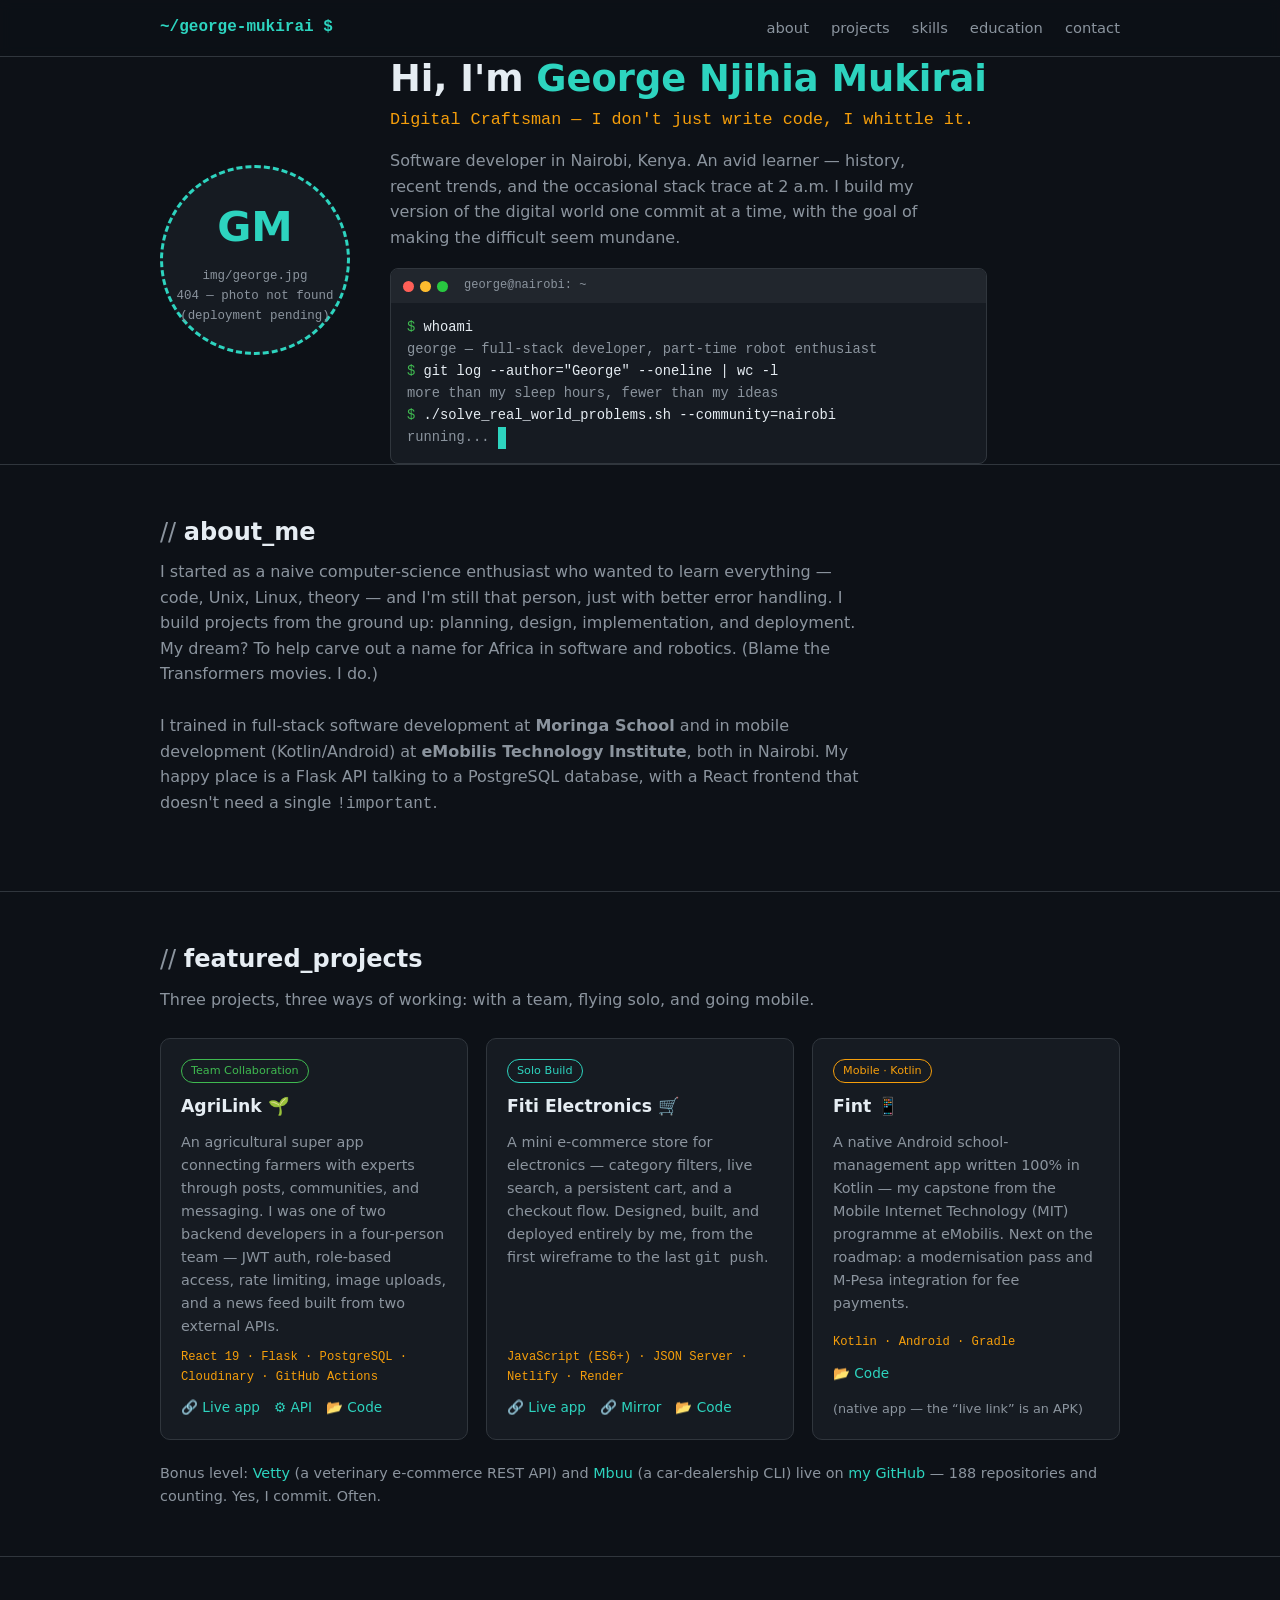
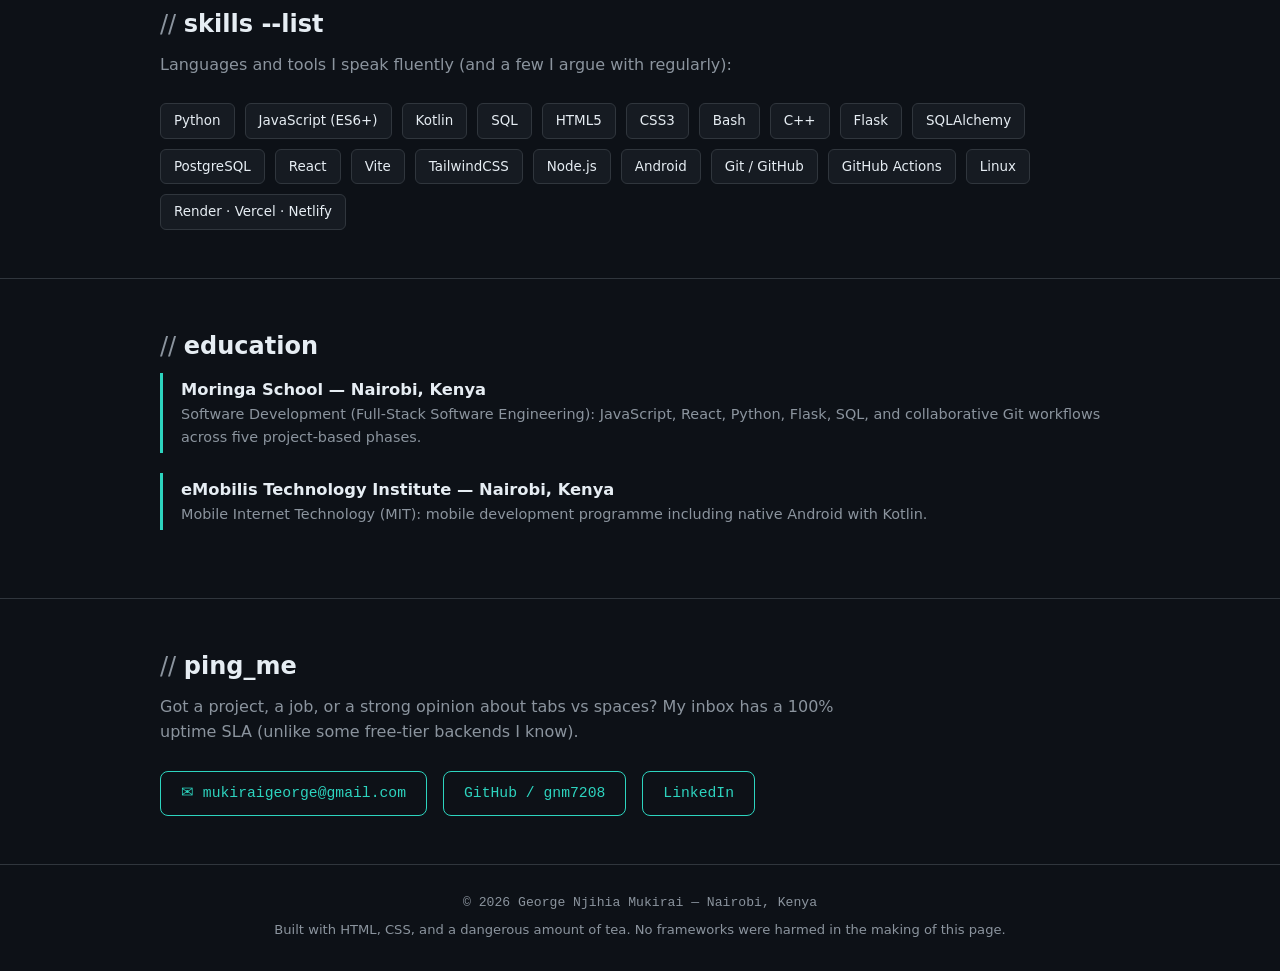
<file: index.html>
<!DOCTYPE html>
<html lang="en">
<head>
<meta charset="UTF-8">
<meta name="viewport" content="width=device-width, initial-scale=1.0">
<title>George Njihia Mukirai — Digital Craftsman</title>
<meta name="description" content="George Njihia Mukirai — software developer in Nairobi, Kenya. Full-stack web and Android (Kotlin) developer.">
<style>
  :root {
    --bg: #0d1117;
    --panel: #161b22;
    --border: #30363d;
    --text: #e6edf3;
    --muted: #8b949e;
    --accent: #2dd4bf;
    --accent2: #f59e0b;
    --green: #3fb950;
  }
  * { margin: 0; padding: 0; box-sizing: border-box; }
  html { scroll-behavior: smooth; }
  body {
    background: var(--bg);
    color: var(--text);
    font-family: "Segoe UI", system-ui, -apple-system, sans-serif;
    line-height: 1.6;
  }
  code, .mono { font-family: "Cascadia Code", "Fira Code", Consolas, monospace; }
  a { color: var(--accent); text-decoration: none; }
  a:hover { text-decoration: underline; }
  .wrap { max-width: 1000px; margin: 0 auto; padding: 0 20px; }

  /* Nav */
  nav {
    position: sticky; top: 0; z-index: 10;
    background: rgba(13,17,23,.92); backdrop-filter: blur(6px);
    border-bottom: 1px solid var(--border);
  }
  nav .wrap { display: flex; justify-content: space-between; align-items: center; height: 56px; }
  nav .logo { color: var(--accent); font-weight: 700; }
  nav ul { display: flex; gap: 22px; list-style: none; }
  nav ul a { color: var(--muted); font-size: .92rem; }
  nav ul a:hover { color: var(--accent); text-decoration: none; }

  /* Hero */
  header { padding: 70px 0 50px; }
  .hero { display: flex; gap: 40px; align-items: center; flex-wrap: wrap; }
  .avatar {
    width: 190px; height: 190px; border-radius: 50%;
    border: 3px dashed var(--accent);
    display: flex; flex-direction: column; align-items: center; justify-content: center;
    color: var(--muted); font-size: .78rem; text-align: center; gap: 6px;
    background: var(--panel); flex-shrink: 0;
  }
  .avatar .initials { font-size: 2.6rem; color: var(--accent); font-weight: 700; }
  .hero h1 { font-size: 2.3rem; line-height: 1.2; }
  .hero h1 span { color: var(--accent); }
  .hero .sub { color: var(--accent2); margin: 6px 0 14px; font-size: 1.05rem; }
  .terminal {
    background: var(--panel); border: 1px solid var(--border); border-radius: 8px;
    margin-top: 18px; max-width: 640px; overflow: hidden;
  }
  .terminal .bar { background: #21262d; padding: 7px 12px; display: flex; gap: 6px; align-items: center; }
  .terminal .dot { width: 11px; height: 11px; border-radius: 50%; }
  .terminal .bar span:last-child { color: var(--muted); font-size: .75rem; margin-left: 10px; }
  .terminal pre { padding: 14px 16px; font-size: .86rem; color: var(--text); white-space: pre-wrap; }
  .prompt { color: var(--green); }
  .cmd { color: var(--text); }
  .out { color: var(--muted); }
  .cursor { display: inline-block; width: 8px; background: var(--accent); animation: blink 1s steps(1) infinite; }
  @keyframes blink { 50% { opacity: 0; } }

  section { padding: 48px 0; border-top: 1px solid var(--border); }
  h2 { font-size: 1.5rem; margin-bottom: 8px; }
  h2::before { content: "// "; color: var(--muted); font-weight: 400; }
  .lead { color: var(--muted); max-width: 720px; margin-bottom: 26px; }

  /* Cards */
  .grid { display: grid; grid-template-columns: repeat(auto-fit, minmax(280px, 1fr)); gap: 18px; }
  .card {
    background: var(--panel); border: 1px solid var(--border); border-radius: 10px;
    padding: 20px; display: flex; flex-direction: column; gap: 10px;
    transition: transform .15s ease, border-color .15s ease;
  }
  .card:hover { transform: translateY(-4px); border-color: var(--accent); }
  .card h3 { font-size: 1.08rem; }
  .badge {
    display: inline-block; font-size: .7rem; padding: 2px 9px; border-radius: 999px;
    border: 1px solid var(--accent); color: var(--accent); width: fit-content;
  }
  .badge.amber { border-color: var(--accent2); color: var(--accent2); }
  .badge.green { border-color: var(--green); color: var(--green); }
  .card p { color: var(--muted); font-size: .9rem; flex-grow: 1; }
  .stack { font-size: .76rem; color: var(--accent2); }
  .card .links { display: flex; gap: 14px; flex-wrap: wrap; font-size: .85rem; }

  /* Skills */
  .skills { display: flex; flex-wrap: wrap; gap: 10px; }
  .chip {
    background: var(--panel); border: 1px solid var(--border); border-radius: 6px;
    padding: 6px 13px; font-size: .84rem; color: var(--text);
  }
  .chip:hover { border-color: var(--accent); }

  /* Education */
  .edu { border-left: 3px solid var(--accent); padding: 4px 0 4px 18px; margin-bottom: 20px; }
  .edu h3 { font-size: 1.02rem; }
  .edu p { color: var(--muted); font-size: .9rem; }

  /* Contact */
  .contact-links { display: flex; flex-wrap: wrap; gap: 16px; margin-top: 18px; }
  .btn {
    border: 1px solid var(--accent); color: var(--accent); border-radius: 8px;
    padding: 10px 20px; font-size: .92rem;
  }
  .btn:hover { background: var(--accent); color: var(--bg); text-decoration: none; }

  footer { border-top: 1px solid var(--border); padding: 26px 0 34px; color: var(--muted); font-size: .82rem; text-align: center; }
  footer .joke { margin-top: 6px; }
</style>
</head>
<body>

<nav>
  <div class="wrap">
    <span class="logo mono">~/george-mukirai $</span>
    <ul>
      <li><a href="#about">about</a></li>
      <li><a href="#projects">projects</a></li>
      <li><a href="#skills">skills</a></li>
      <li><a href="#education">education</a></li>
      <li><a href="#contact">contact</a></li>
    </ul>
  </div>
</nav>

<header class="wrap">
  <div class="hero">
    <div class="avatar" title="Photo deploying soon">
      <span class="initials">GM</span>
      <span class="mono">img/george.jpg<br>404 — photo not found<br>(deployment pending)</span>
    </div>
    <div>
      <h1>Hi, I'm <span>George Njihia Mukirai</span></h1>
      <p class="sub mono">Digital Craftsman — I don't just write code, I whittle it.</p>
      <p style="color:var(--muted); max-width:560px;">
        Software developer in Nairobi, Kenya. An avid learner — history, recent trends,
        and the occasional stack trace at 2 a.m. I build my version of the digital world
        one commit at a time, with the goal of making the difficult seem mundane.
      </p>
      <div class="terminal mono">
        <div class="bar">
          <span class="dot" style="background:#ff5f57"></span>
          <span class="dot" style="background:#febc2e"></span>
          <span class="dot" style="background:#28c840"></span>
          <span>george@nairobi: ~</span>
        </div>
        <pre><span class="prompt">$</span> <span class="cmd">whoami</span>
<span class="out">george — full-stack developer, part-time robot enthusiast</span>
<span class="prompt">$</span> <span class="cmd">git log --author="George" --oneline | wc -l</span>
<span class="out">more than my sleep hours, fewer than my ideas</span>
<span class="prompt">$</span> <span class="cmd">./solve_real_world_problems.sh --community=nairobi</span>
<span class="out">running... </span><span class="cursor">&nbsp;</span></pre>
      </div>
    </div>
  </div>
</header>

<section id="about">
  <div class="wrap">
    <h2>about_me</h2>
    <p class="lead">
      I started as a naive computer-science enthusiast who wanted to learn everything —
      code, Unix, Linux, theory — and I'm still that person, just with better error handling.
      I build projects from the ground up: planning, design, implementation, and deployment.
      My dream? To help carve out a name for Africa in software and robotics.
      (Blame the Transformers movies. I do.)
    </p>
    <p class="lead">
      I trained in full-stack software development at <strong>Moringa School</strong> and in
      mobile development (Kotlin/Android) at <strong>eMobilis Technology Institute</strong>,
      both in Nairobi. My happy place is a Flask API talking to a PostgreSQL database,
      with a React frontend that doesn't need a single <code>!important</code>.
    </p>
  </div>
</section>

<section id="projects">
  <div class="wrap">
    <h2>featured_projects</h2>
    <p class="lead">Three projects, three ways of working: with a team, flying solo, and going mobile.</p>
    <div class="grid">

      <div class="card">
        <span class="badge green">Team Collaboration</span>
        <h3>AgriLink 🌱</h3>
        <p>
          An agricultural super app connecting farmers with experts through posts,
          communities, and messaging. I was one of two backend developers in a
          four-person team — JWT auth, role-based access, rate limiting, image uploads,
          and a news feed built from two external APIs.
        </p>
        <span class="stack mono">React 19 · Flask · PostgreSQL · Cloudinary · GitHub Actions</span>
        <div class="links">
          <a href="https://agrilink-self.vercel.app" target="_blank" rel="noopener">🔗 Live app</a>
          <a href="https://agrilink-7uhu.onrender.com" target="_blank" rel="noopener">⚙️ API</a>
          <a href="https://github.com/gnm7208/Agrilink" target="_blank" rel="noopener">📂 Code</a>
        </div>
      </div>

      <div class="card">
        <span class="badge">Solo Build</span>
        <h3>Fiti Electronics 🛒</h3>
        <p>
          A mini e-commerce store for electronics — category filters, live search,
          a persistent cart, and a checkout flow. Designed, built, and deployed
          entirely by me, from the first wireframe to the last <code>git push</code>.
        </p>
        <span class="stack mono">JavaScript (ES6+) · JSON Server · Netlify · Render</span>
        <div class="links">
          <a href="https://fiti.netlify.app" target="_blank" rel="noopener">🔗 Live app</a>
          <a href="https://fiti-electronics.onrender.com" target="_blank" rel="noopener">🔗 Mirror</a>
          <a href="https://github.com/gnm7208/Fiti_Electronics" target="_blank" rel="noopener">📂 Code</a>
        </div>
      </div>

      <div class="card">
        <span class="badge amber">Mobile · Kotlin</span>
        <h3>Fint 📱</h3>
        <p>
          A native Android school-management app written 100% in Kotlin — my capstone
          from the Mobile Internet Technology (MIT) programme at eMobilis.
          Next on the roadmap: a modernisation pass and M-Pesa integration for fee payments.
        </p>
        <span class="stack mono">Kotlin · Android · Gradle</span>
        <div class="links">
          <a href="https://github.com/gnm7208/Fint" target="_blank" rel="noopener">📂 Code</a>
          <span style="color:var(--muted); font-size:.8rem;">(native app — the “live link” is an APK)</span>
        </div>
      </div>

    </div>
    <p style="margin-top:22px; color:var(--muted); font-size:.9rem;">
      Bonus level: <a href="https://github.com/gnm7208/Vetty" target="_blank" rel="noopener">Vetty</a>
      (a veterinary e-commerce REST API) and
      <a href="https://github.com/gnm7208/Mbuu" target="_blank" rel="noopener">Mbuu</a>
      (a car-dealership CLI) live on
      <a href="https://github.com/gnm7208?tab=repositories" target="_blank" rel="noopener">my GitHub</a> —
      188 repositories and counting. Yes, I commit. Often.
    </p>
  </div>
</section>

<section id="skills">
  <div class="wrap">
    <h2>skills --list</h2>
    <p class="lead">Languages and tools I speak fluently (and a few I argue with regularly):</p>
    <div class="skills">
      <span class="chip">Python</span>
      <span class="chip">JavaScript (ES6+)</span>
      <span class="chip">Kotlin</span>
      <span class="chip">SQL</span>
      <span class="chip">HTML5</span>
      <span class="chip">CSS3</span>
      <span class="chip">Bash</span>
      <span class="chip">C++</span>
      <span class="chip">Flask</span>
      <span class="chip">SQLAlchemy</span>
      <span class="chip">PostgreSQL</span>
      <span class="chip">React</span>
      <span class="chip">Vite</span>
      <span class="chip">TailwindCSS</span>
      <span class="chip">Node.js</span>
      <span class="chip">Android</span>
      <span class="chip">Git / GitHub</span>
      <span class="chip">GitHub Actions</span>
      <span class="chip">Linux</span>
      <span class="chip">Render · Vercel · Netlify</span>
    </div>
  </div>
</section>

<section id="education">
  <div class="wrap">
    <h2>education</h2>
    <div class="edu">
      <h3>Moringa School — Nairobi, Kenya</h3>
      <p>Software Development (Full-Stack Software Engineering): JavaScript, React, Python, Flask, SQL, and collaborative Git workflows across five project-based phases.</p>
    </div>
    <div class="edu">
      <h3>eMobilis Technology Institute — Nairobi, Kenya</h3>
      <p>Mobile Internet Technology (MIT): mobile development programme including native Android with Kotlin.</p>
    </div>
  </div>
</section>

<section id="contact">
  <div class="wrap">
    <h2>ping_me</h2>
    <p class="lead">
      Got a project, a job, or a strong opinion about tabs vs spaces?
      My inbox has a 100% uptime SLA (unlike some free-tier backends I know).
    </p>
    <div class="contact-links">
      <a class="btn mono" href="mailto:mukiraigeorge@gmail.com">✉ mukiraigeorge@gmail.com</a>
      <a class="btn mono" href="https://github.com/gnm7208" target="_blank" rel="noopener">GitHub / gnm7208</a>
      <a class="btn mono" href="https://www.linkedin.com/in/george-mukirai-70b64a37a/" target="_blank" rel="noopener">LinkedIn</a>
    </div>
  </div>
</section>

<footer>
  <div class="wrap">
    <span class="mono">© <span id="yr"></span> George Njihia Mukirai — Nairobi, Kenya</span>
    <p class="joke">Built with HTML, CSS, and a dangerous amount of tea. No frameworks were harmed in the making of this page.</p>
  </div>
</footer>

<script>document.getElementById("yr").textContent = new Date().getFullYear();</script>
</body>
</html>
</file>
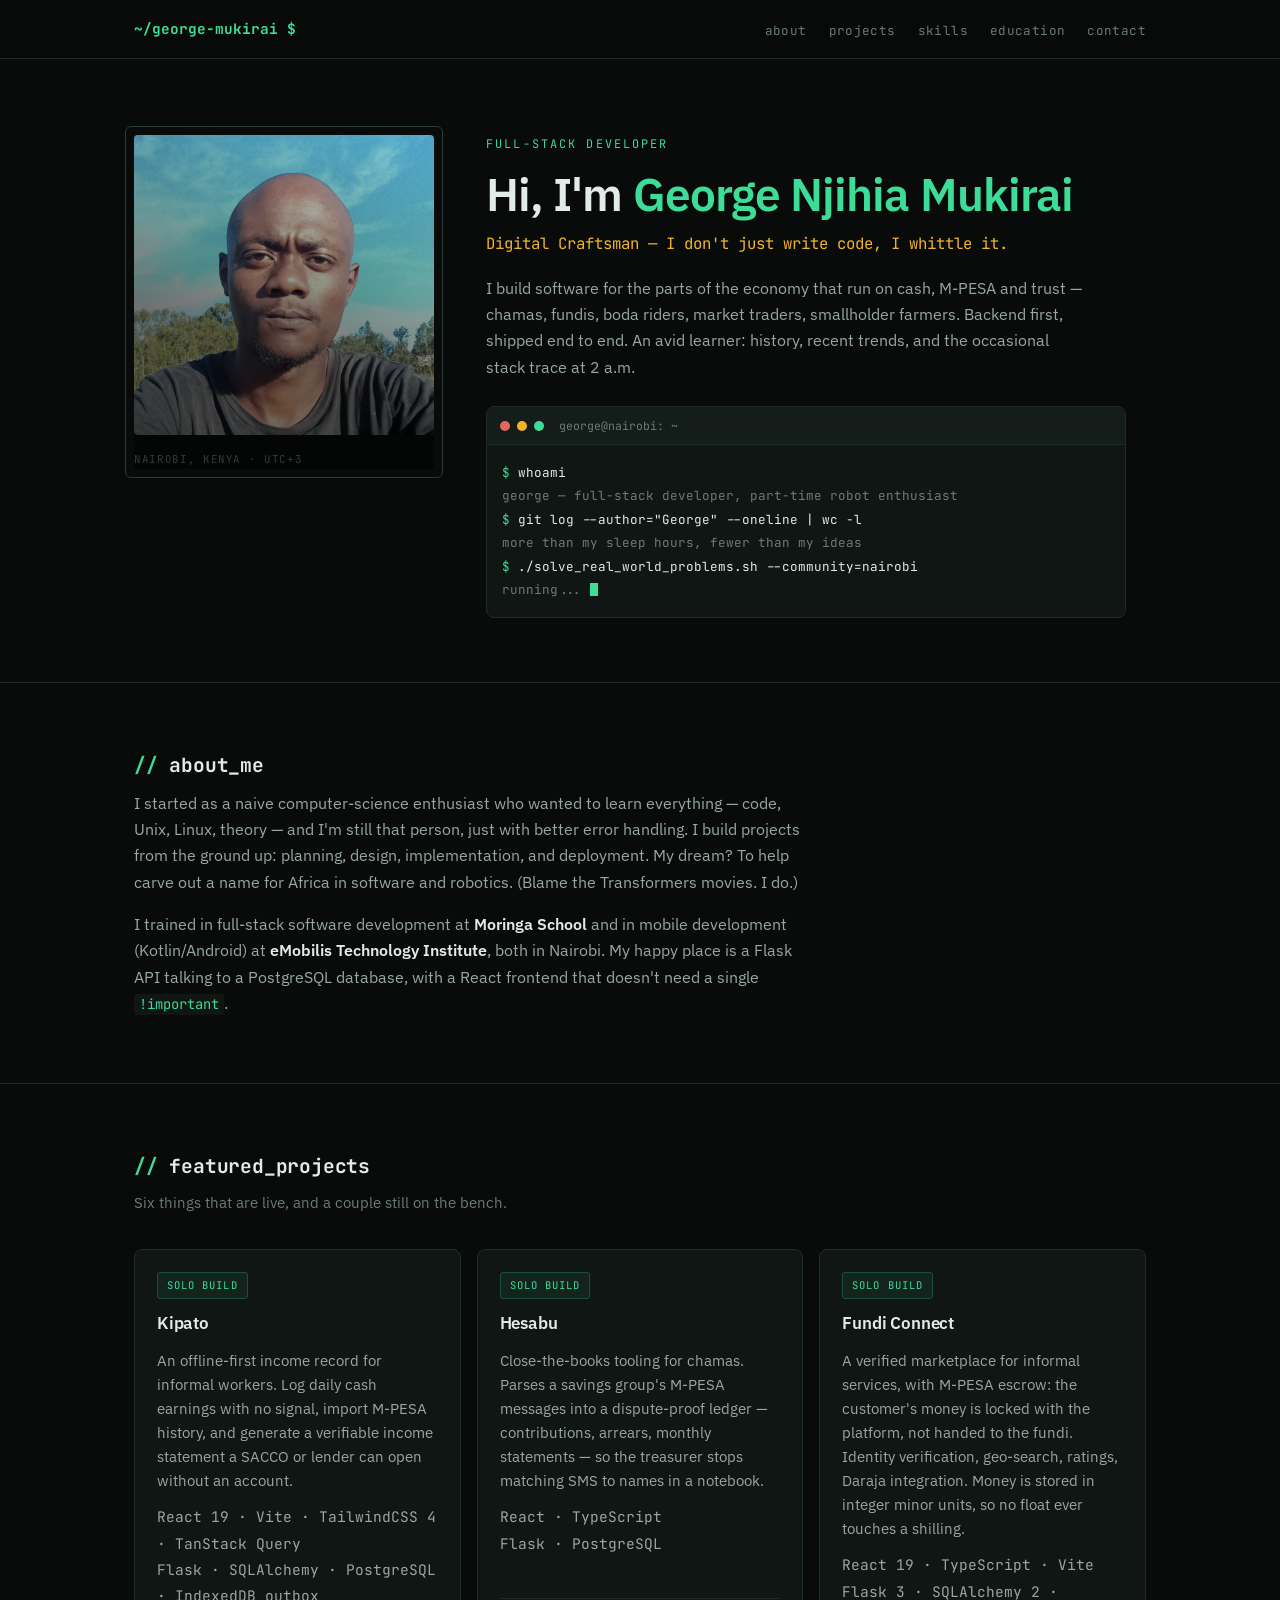
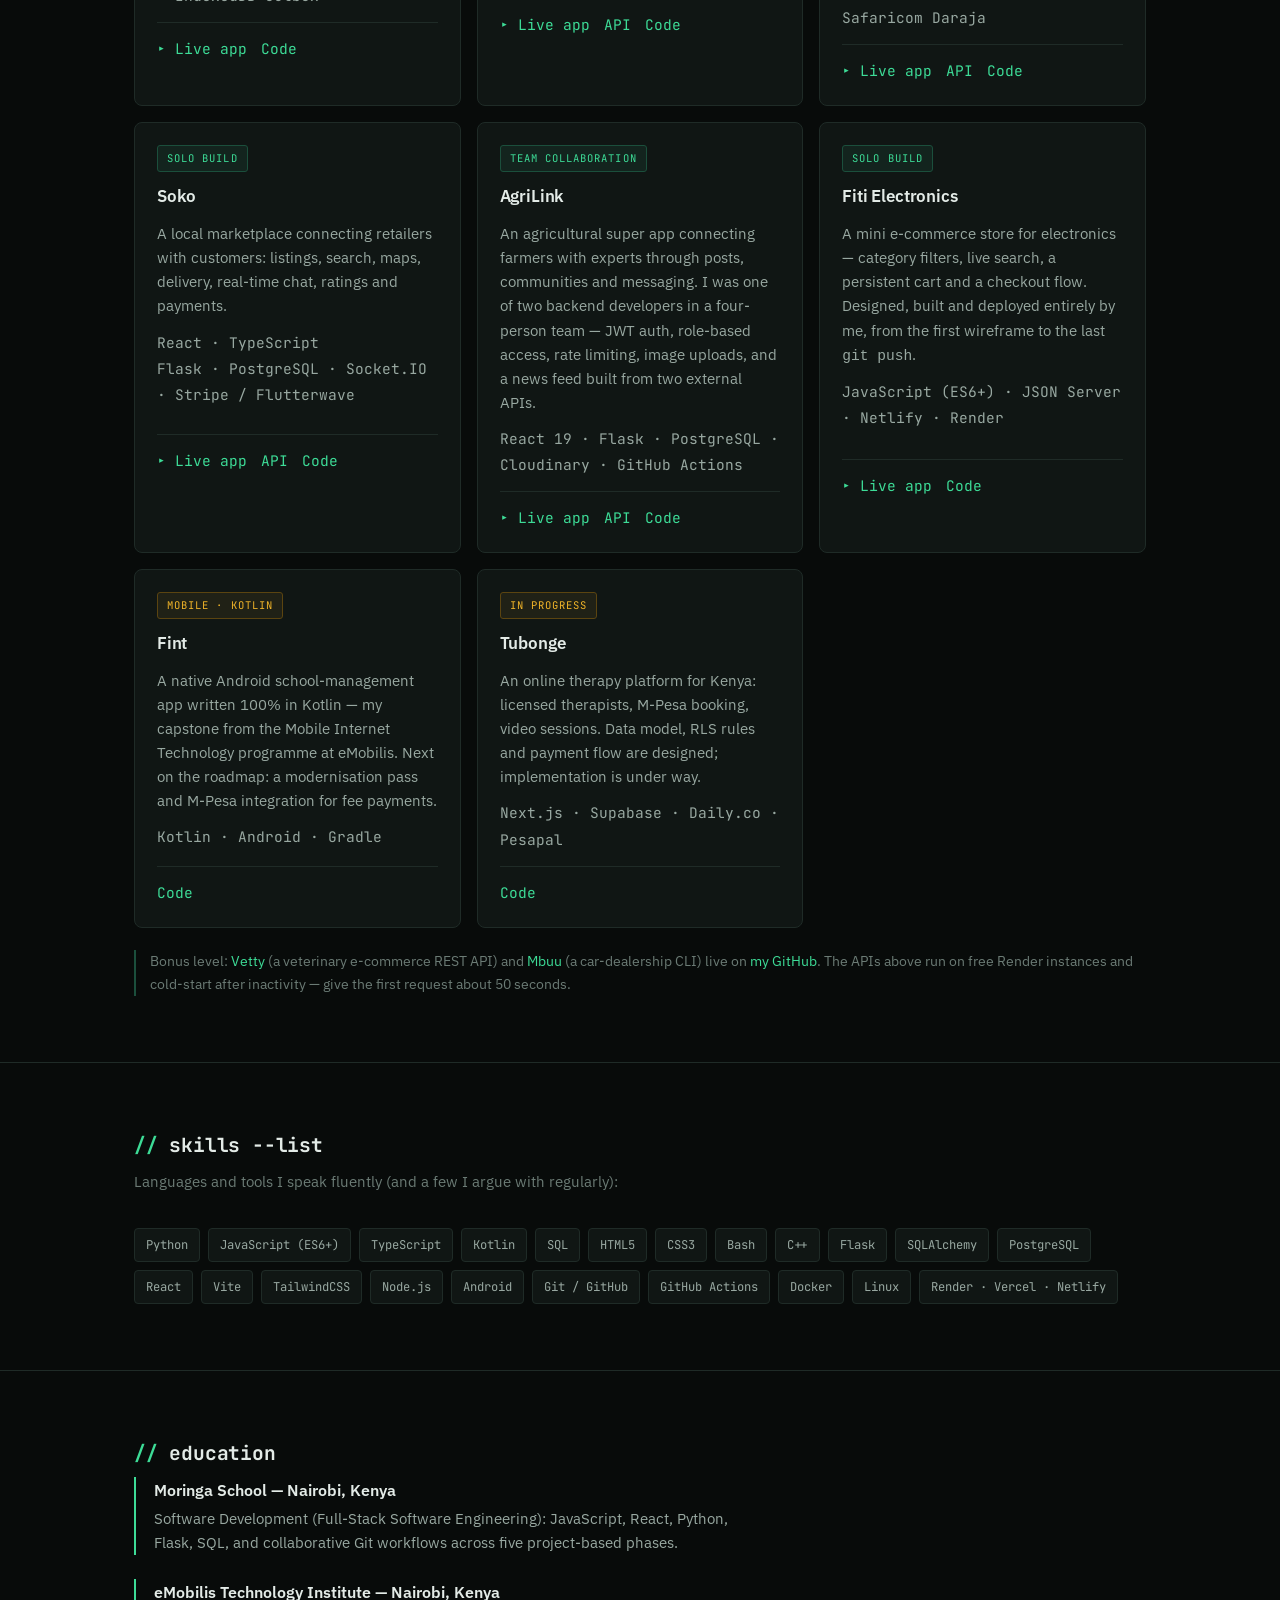
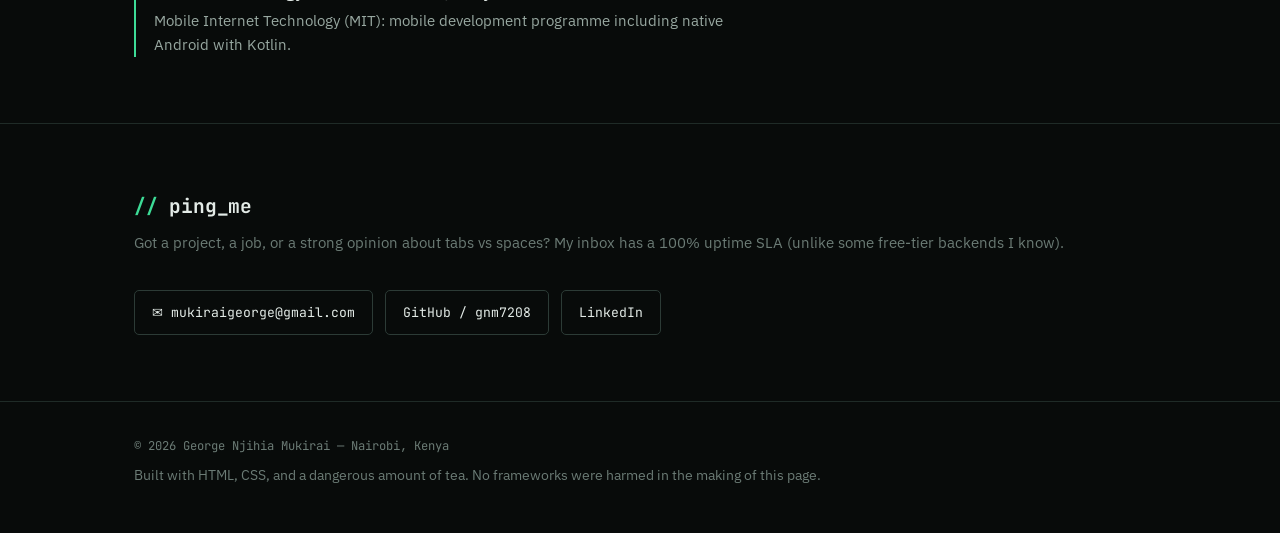
<file: redesign/a-console.html>
<!DOCTYPE html>
<html lang="en">
<head>
<meta charset="UTF-8">
<meta name="viewport" content="width=device-width, initial-scale=1.0">
<title>George Njihia Mukirai — Digital Craftsman</title>
<meta name="description" content="George Njihia Mukirai — full-stack developer in Nairobi, Kenya. Flask, PostgreSQL, React, Kotlin. Software for the cash economy.">
<link rel="icon" href="../assets/img/favicon.ico">
<link rel="preconnect" href="https://fonts.googleapis.com">
<link rel="preconnect" href="https://fonts.gstatic.com" crossorigin>
<link rel="stylesheet" href="https://fonts.googleapis.com/css2?family=IBM+Plex+Sans:wght@400;500;600&family=JetBrains+Mono:wght@400;500;700&display=swap">
<style>
:root{
  --bg:#080B0A; --panel:#101614; --panel-2:#151D1A; --line:#1F2B27; --line-2:#2C3B36;
  --ink:#E3EBE7; --ink-2:#98A8A1; --ink-3:#6B7B75;
  --acc:#3DDC97; --acc-dim:#1B4F3C; --amber:#F0B429; --rose:#E5675C;
  --mono:"JetBrains Mono",ui-monospace,SFMono-Regular,Menlo,monospace;
  --sans:"IBM Plex Sans",system-ui,-apple-system,"Segoe UI",sans-serif;
}
*{margin:0;padding:0;box-sizing:border-box}
html{scroll-behavior:smooth}
body{background:var(--bg);color:var(--ink);font-family:var(--sans);font-size:16px;line-height:1.65;-webkit-font-smoothing:antialiased}
.wrap{max-width:1060px;margin:0 auto;padding:0 24px}
a{color:var(--acc);text-decoration:none}
a:hover{text-decoration:underline}
:focus-visible{outline:2px solid var(--acc);outline-offset:3px;border-radius:2px}

nav{position:sticky;top:0;z-index:20;background:rgba(8,11,10,.86);backdrop-filter:blur(10px);border-bottom:1px solid var(--line)}
nav .wrap{display:flex;justify-content:space-between;align-items:center;height:58px;gap:20px}
nav .logo{font-family:var(--mono);font-weight:700;color:var(--acc);font-size:.9rem;white-space:nowrap}
nav ul{display:flex;gap:22px;list-style:none;flex-wrap:wrap}
nav ul a{font-family:var(--mono);color:var(--ink-3);font-size:.79rem;letter-spacing:.03em}
nav ul a:hover{color:var(--acc);text-decoration:none}

header{padding:76px 0 64px;border-bottom:1px solid var(--line)}
.hero{display:grid;grid-template-columns:300px minmax(0,1fr);gap:52px;align-items:start}
.portrait{position:relative}
.portrait img{width:100%;aspect-ratio:1/1;object-fit:cover;object-position:50% 22%;display:block;
  border-radius:4px;filter:saturate(.72) contrast(1.06) brightness(.94)}
.portrait::after{content:"";position:absolute;inset:0;border-radius:4px;pointer-events:none;
  background:linear-gradient(200deg,rgba(61,220,151,.16),rgba(8,11,10,.55) 62%);
  mix-blend-mode:multiply;}
.portrait .frame{position:absolute;inset:-9px;border:1px solid var(--line-2);border-radius:6px;pointer-events:none}
.portrait figcaption{font-family:var(--mono);font-size:.68rem;color:var(--ink-3);letter-spacing:.06em;margin-top:16px;text-transform:uppercase}
.eyebrow{font-family:var(--mono);font-size:.74rem;letter-spacing:.18em;text-transform:uppercase;color:var(--acc);margin-bottom:14px}
h1{font-size:clamp(2rem,4.4vw,2.9rem);line-height:1.08;letter-spacing:-.02em;font-weight:600;text-wrap:balance}
h1 .n{color:var(--acc)}
.tagline{font-family:var(--mono);color:var(--amber);margin:12px 0 18px;font-size:.98rem}
.lead{color:var(--ink-2);max-width:60ch}
.term{margin-top:26px;background:var(--panel);border:1px solid var(--line);border-radius:8px;overflow:hidden;max-width:640px}
.term-bar{display:flex;align-items:center;gap:7px;padding:9px 13px;background:var(--panel-2);border-bottom:1px solid var(--line)}
.term-bar i{width:10px;height:10px;border-radius:50%;display:block}
.term-bar span{font-family:var(--mono);font-size:.72rem;color:var(--ink-3);margin-left:8px}
.term pre{padding:16px 15px;font-family:var(--mono);font-size:.79rem;line-height:1.85;overflow-x:auto;color:var(--ink-2)}
.term .p{color:var(--acc)}.term .c{color:var(--ink)}.term .o{color:var(--ink-3)}
.cursor{display:inline-block;width:8px;height:1em;background:var(--acc);vertical-align:-2px;animation:bl 1.1s steps(2) infinite}
@keyframes bl{50%{opacity:0}}

section{padding:66px 0;border-bottom:1px solid var(--line)}
h2{font-family:var(--mono);font-size:1.22rem;font-weight:700;letter-spacing:-.01em;margin-bottom:8px}
h2::before{content:"// ";color:var(--acc)}
.sub{color:var(--ink-3);margin-bottom:34px;font-size:.95rem}
.prose p{color:var(--ink-2);max-width:68ch}
.prose p + p{margin-top:16px}
.prose strong{color:var(--ink);font-weight:600}
.prose code{font-family:var(--mono);font-size:.86em;color:var(--acc);background:var(--panel);padding:.1em .35em;border-radius:3px}

.grid{display:grid;grid-template-columns:repeat(auto-fit,minmax(300px,1fr));gap:16px}
.card{background:var(--panel);border:1px solid var(--line);border-radius:8px;padding:22px;display:flex;flex-direction:column;gap:11px;transition:border-color .18s,transform .18s}
.card:hover{border-color:var(--line-2);transform:translateY(-2px)}
.pill{align-self:flex-start;font-family:var(--mono);font-size:.66rem;letter-spacing:.1em;text-transform:uppercase;padding:4px 9px;border-radius:3px;border:1px solid var(--acc-dim);color:var(--acc);background:rgba(61,220,151,.07)}
.pill.amber{border-color:#5B4410;color:var(--amber);background:rgba(240,180,41,.07)}
.card h3{font-size:1.06rem;font-weight:600;letter-spacing:-.01em}
.card p{color:var(--ink-2);font-size:.91rem;flex:1}
.stack{font-family:var(--mono);font-size:.72rem;color:var(--ink-3);line-height:1.8}
.links{display:flex;gap:14px;flex-wrap:wrap;font-family:var(--mono);font-size:.76rem;padding-top:3px;border-top:1px solid var(--line);margin-top:2px}
.links a{padding-top:11px}
.note{margin-top:22px;font-size:.87rem;color:var(--ink-3);border-left:2px solid var(--acc-dim);padding-left:14px}

.chips{display:flex;flex-wrap:wrap;gap:8px}
.chip{font-family:var(--mono);font-size:.76rem;color:var(--ink-2);border:1px solid var(--line);background:var(--panel);padding:6px 11px;border-radius:4px}
.edu{border-left:2px solid var(--acc);padding-left:18px}
.edu + .edu{margin-top:24px}
.edu h3{font-size:1rem;font-weight:600;margin-bottom:3px}
.edu p{color:var(--ink-2);font-size:.92rem;max-width:66ch}
.btns{display:flex;gap:12px;flex-wrap:wrap;margin-top:8px}
.btn{font-family:var(--mono);font-size:.82rem;color:var(--ink);border:1px solid var(--line-2);border-radius:5px;padding:11px 17px;transition:border-color .18s,color .18s}
.btn:hover{border-color:var(--acc);color:var(--acc);text-decoration:none}
footer{padding:34px 0 46px;font-family:var(--mono);font-size:.76rem;color:var(--ink-3)}
footer .joke{margin-top:8px;font-family:var(--sans);font-size:.86rem}
@media (max-width:820px){
  .hero{grid-template-columns:1fr;gap:30px}
  .portrait{max-width:250px}
  nav ul{gap:14px}
  section{padding:48px 0}
}
@media (prefers-reduced-motion:reduce){*{animation:none!important;transition:none!important}}
</style>
</head>
<body>

<nav><div class="wrap">
  <span class="logo">~/george-mukirai $</span>
  <ul>
    <li><a href="#about">about</a></li>
    <li><a href="#projects">projects</a></li>
    <li><a href="#skills">skills</a></li>
    <li><a href="#education">education</a></li>
    <li><a href="#contact">contact</a></li>
  </ul>
</div></nav>

<header><div class="wrap">
  <div class="hero">
    <figure class="portrait">
      <span class="frame"></span>
      <img src="../assets/img/profile.jpg" alt="George Njihia Mukirai">
      <figcaption>Nairobi, Kenya · UTC+3</figcaption>
    </figure>
    <div>
      <p class="eyebrow">Full-stack developer</p>
      <h1>Hi, I'm <span class="n">George Njihia Mukirai</span></h1>
      <p class="tagline">Digital Craftsman — I don't just write code, I whittle it.</p>
      <p class="lead">I build software for the parts of the economy that run on cash, M-PESA and trust — chamas, fundis, boda riders, market traders, smallholder farmers. Backend first, shipped end to end. An avid learner: history, recent trends, and the occasional stack trace at 2 a.m.</p>
      <div class="term">
        <div class="term-bar"><i style="background:#E5675C"></i><i style="background:#F0B429"></i><i style="background:#3DDC97"></i><span>george@nairobi: ~</span></div>
        <pre><span class="p">$</span> <span class="c">whoami</span>
<span class="o">george — full-stack developer, part-time robot enthusiast</span>
<span class="p">$</span> <span class="c">git log --author="George" --oneline | wc -l</span>
<span class="o">more than my sleep hours, fewer than my ideas</span>
<span class="p">$</span> <span class="c">./solve_real_world_problems.sh --community=nairobi</span>
<span class="o">running...</span> <span class="cursor"></span></pre>
      </div>
    </div>
  </div>
</div></header>

<section id="about"><div class="wrap">
  <h2>about_me</h2>
  <div class="prose">
    <p>I started as a naive computer-science enthusiast who wanted to learn everything — code, Unix, Linux, theory — and I'm still that person, just with better error handling. I build projects from the ground up: planning, design, implementation, and deployment. My dream? To help carve out a name for Africa in software and robotics. (Blame the Transformers movies. I do.)</p>
    <p>I trained in full-stack software development at <strong>Moringa School</strong> and in mobile development (Kotlin/Android) at <strong>eMobilis Technology Institute</strong>, both in Nairobi. My happy place is a Flask API talking to a PostgreSQL database, with a React frontend that doesn't need a single <code>!important</code>.</p>
  </div>
</div></section>

<section id="projects"><div class="wrap">
  <h2>featured_projects</h2>
  <p class="sub">Six things that are live, and a couple still on the bench.</p>
  <div class="grid">

    <article class="card">
      <span class="pill">Solo build</span>
      <h3>Kipato</h3>
      <p>An offline-first income record for informal workers. Log daily cash earnings with no signal, import M-PESA history, and generate a verifiable income statement a SACCO or lender can open without an account.</p>
      <p class="stack">React 19 · Vite · TailwindCSS 4 · TanStack Query<br>Flask · SQLAlchemy · PostgreSQL · IndexedDB outbox</p>
      <p class="links"><a href="https://kipato.vercel.app" target="_blank" rel="noopener">▸ Live app</a><a href="https://github.com/gnm7208/kipato" target="_blank" rel="noopener">Code</a></p>
    </article>

    <article class="card">
      <span class="pill">Solo build</span>
      <h3>Hesabu</h3>
      <p>Close-the-books tooling for chamas. Parses a savings group's M-PESA messages into a dispute-proof ledger — contributions, arrears, monthly statements — so the treasurer stops matching SMS to names in a notebook.</p>
      <p class="stack">React · TypeScript<br>Flask · PostgreSQL</p>
      <p class="links"><a href="https://hesabu-sigma.vercel.app" target="_blank" rel="noopener">▸ Live app</a><a href="https://hesabu-api.onrender.com" target="_blank" rel="noopener">API</a><a href="https://github.com/gnm7208/Hesabu" target="_blank" rel="noopener">Code</a></p>
    </article>

    <article class="card">
      <span class="pill">Solo build</span>
      <h3>Fundi Connect</h3>
      <p>A verified marketplace for informal services, with M-PESA escrow: the customer's money is locked with the platform, not handed to the fundi. Identity verification, geo-search, ratings, Daraja integration. Money is stored in integer minor units, so no float ever touches a shilling.</p>
      <p class="stack">React 19 · TypeScript · Vite<br>Flask 3 · SQLAlchemy 2 · Safaricom Daraja</p>
      <p class="links"><a href="https://fundi-connect-pi.vercel.app" target="_blank" rel="noopener">▸ Live app</a><a href="https://fundi-connect-api.onrender.com" target="_blank" rel="noopener">API</a><a href="https://github.com/gnm7208/fundi-connect" target="_blank" rel="noopener">Code</a></p>
    </article>

    <article class="card">
      <span class="pill">Solo build</span>
      <h3>Soko</h3>
      <p>A local marketplace connecting retailers with customers: listings, search, maps, delivery, real-time chat, ratings and payments.</p>
      <p class="stack">React · TypeScript<br>Flask · PostgreSQL · Socket.IO · Stripe / Flutterwave</p>
      <p class="links"><a href="https://soko-app-eight.vercel.app" target="_blank" rel="noopener">▸ Live app</a><a href="https://soko-api-24sn.onrender.com" target="_blank" rel="noopener">API</a><a href="https://github.com/gnm7208/Soko" target="_blank" rel="noopener">Code</a></p>
    </article>

    <article class="card">
      <span class="pill">Team collaboration</span>
      <h3>AgriLink</h3>
      <p>An agricultural super app connecting farmers with experts through posts, communities and messaging. I was one of two backend developers in a four-person team — JWT auth, role-based access, rate limiting, image uploads, and a news feed built from two external APIs.</p>
      <p class="stack">React 19 · Flask · PostgreSQL · Cloudinary · GitHub Actions</p>
      <p class="links"><a href="https://agrilink-self.vercel.app" target="_blank" rel="noopener">▸ Live app</a><a href="https://agrilink-7uhu.onrender.com" target="_blank" rel="noopener">API</a><a href="https://github.com/gnm7208/Agrilink" target="_blank" rel="noopener">Code</a></p>
    </article>

    <article class="card">
      <span class="pill">Solo build</span>
      <h3>Fiti Electronics</h3>
      <p>A mini e-commerce store for electronics — category filters, live search, a persistent cart and a checkout flow. Designed, built and deployed entirely by me, from the first wireframe to the last <code>git push</code>.</p>
      <p class="stack">JavaScript (ES6+) · JSON Server · Netlify · Render</p>
      <p class="links"><a href="https://fiti.netlify.app" target="_blank" rel="noopener">▸ Live app</a><a href="https://github.com/gnm7208/Fiti_Electronics" target="_blank" rel="noopener">Code</a></p>
    </article>

    <article class="card">
      <span class="pill amber">Mobile · Kotlin</span>
      <h3>Fint</h3>
      <p>A native Android school-management app written 100% in Kotlin — my capstone from the Mobile Internet Technology programme at eMobilis. Next on the roadmap: a modernisation pass and M-Pesa integration for fee payments.</p>
      <p class="stack">Kotlin · Android · Gradle</p>
      <p class="links"><a href="https://github.com/gnm7208/Fint" target="_blank" rel="noopener">Code</a></p>
    </article>

    <article class="card">
      <span class="pill amber">In progress</span>
      <h3>Tubonge</h3>
      <p>An online therapy platform for Kenya: licensed therapists, M-Pesa booking, video sessions. Data model, RLS rules and payment flow are designed; implementation is under way.</p>
      <p class="stack">Next.js · Supabase · Daily.co · Pesapal</p>
      <p class="links"><a href="https://github.com/gnm7208/Tubonge" target="_blank" rel="noopener">Code</a></p>
    </article>

  </div>
  <p class="note">Bonus level: <a href="https://github.com/gnm7208/Vetty" target="_blank" rel="noopener">Vetty</a> (a veterinary e-commerce REST API) and <a href="https://github.com/gnm7208/Mbuu_2" target="_blank" rel="noopener">Mbuu</a> (a car-dealership CLI) live on <a href="https://github.com/gnm7208?tab=repositories" target="_blank" rel="noopener">my GitHub</a>. The APIs above run on free Render instances and cold-start after inactivity — give the first request about 50 seconds.</p>
</div></section>

<section id="skills"><div class="wrap">
  <h2>skills --list</h2>
  <p class="sub">Languages and tools I speak fluently (and a few I argue with regularly):</p>
  <div class="chips">
    <span class="chip">Python</span><span class="chip">JavaScript (ES6+)</span><span class="chip">TypeScript</span><span class="chip">Kotlin</span><span class="chip">SQL</span><span class="chip">HTML5</span><span class="chip">CSS3</span><span class="chip">Bash</span><span class="chip">C++</span><span class="chip">Flask</span><span class="chip">SQLAlchemy</span><span class="chip">PostgreSQL</span><span class="chip">React</span><span class="chip">Vite</span><span class="chip">TailwindCSS</span><span class="chip">Node.js</span><span class="chip">Android</span><span class="chip">Git / GitHub</span><span class="chip">GitHub Actions</span><span class="chip">Docker</span><span class="chip">Linux</span><span class="chip">Render · Vercel · Netlify</span>
  </div>
</div></section>

<section id="education"><div class="wrap">
  <h2>education</h2>
  <div class="edu">
    <h3>Moringa School — Nairobi, Kenya</h3>
    <p>Software Development (Full-Stack Software Engineering): JavaScript, React, Python, Flask, SQL, and collaborative Git workflows across five project-based phases.</p>
  </div>
  <div class="edu">
    <h3>eMobilis Technology Institute — Nairobi, Kenya</h3>
    <p>Mobile Internet Technology (MIT): mobile development programme including native Android with Kotlin.</p>
  </div>
</div></section>

<section id="contact"><div class="wrap">
  <h2>ping_me</h2>
  <p class="sub">Got a project, a job, or a strong opinion about tabs vs spaces? My inbox has a 100% uptime SLA (unlike some free-tier backends I know).</p>
  <div class="btns">
    <a class="btn" href="mailto:mukiraigeorge@gmail.com">✉ mukiraigeorge@gmail.com</a>
    <a class="btn" href="https://github.com/gnm7208" target="_blank" rel="noopener">GitHub / gnm7208</a>
    <a class="btn" href="https://www.linkedin.com/in/george-mukirai-70b64a37a/" target="_blank" rel="noopener">LinkedIn</a>
  </div>
</div></section>

<footer><div class="wrap">
  © <span id="yr"></span> George Njihia Mukirai — Nairobi, Kenya
  <p class="joke">Built with HTML, CSS, and a dangerous amount of tea. No frameworks were harmed in the making of this page.</p>
</div></footer>

<script>document.getElementById("yr").textContent=new Date().getFullYear();</script>
</body>
</html>
</file>
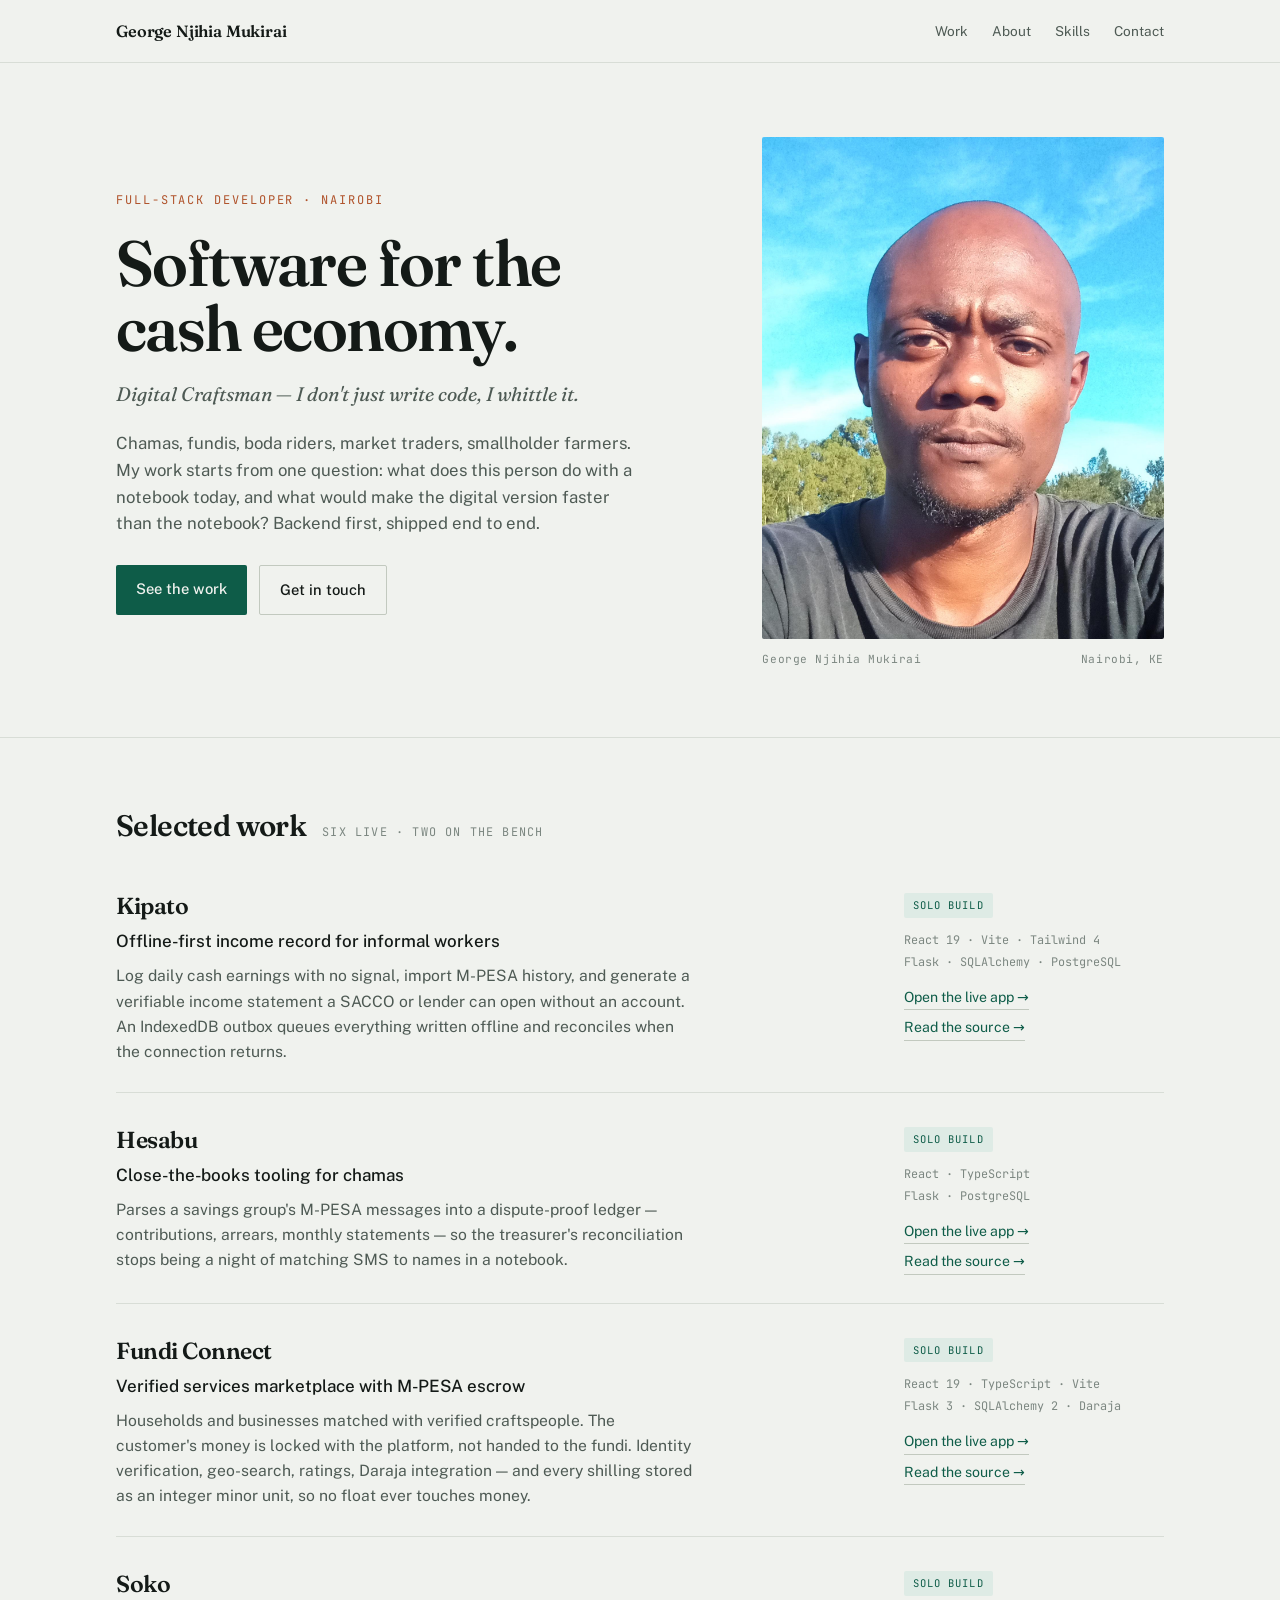
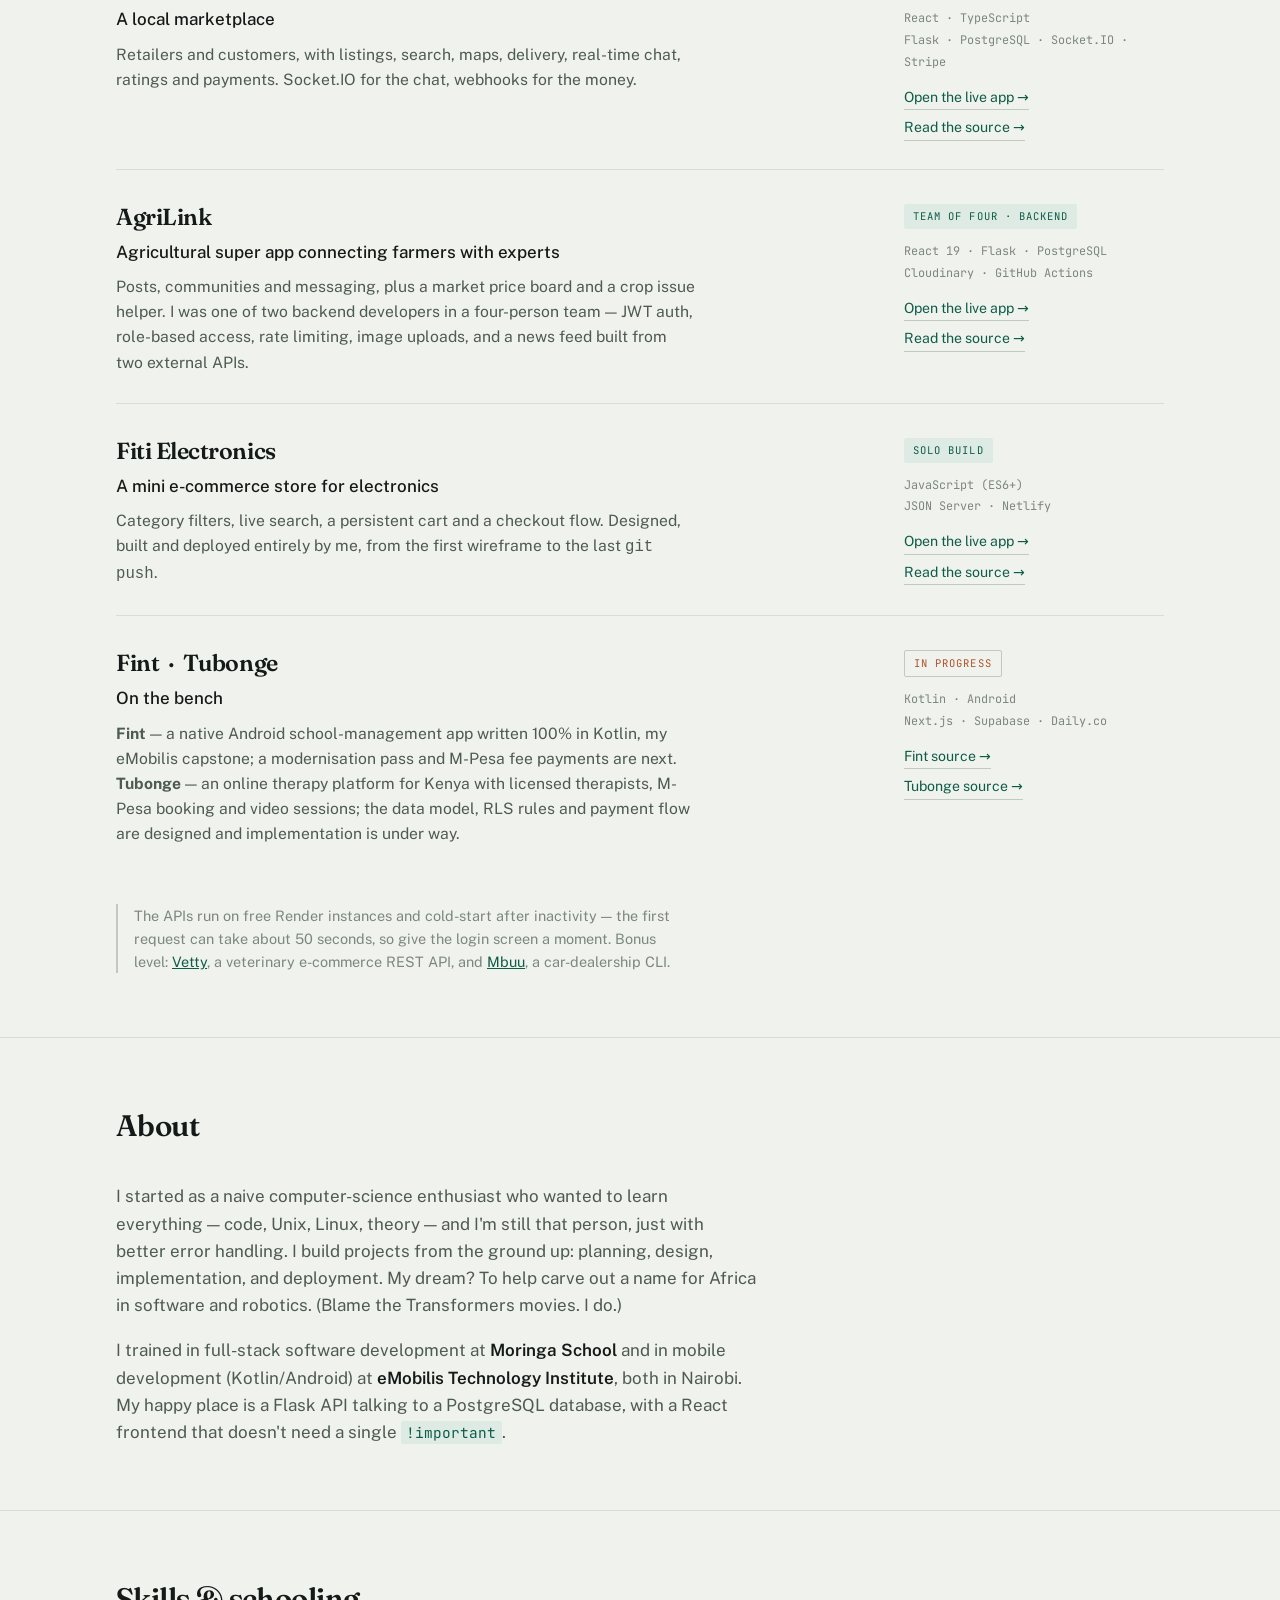
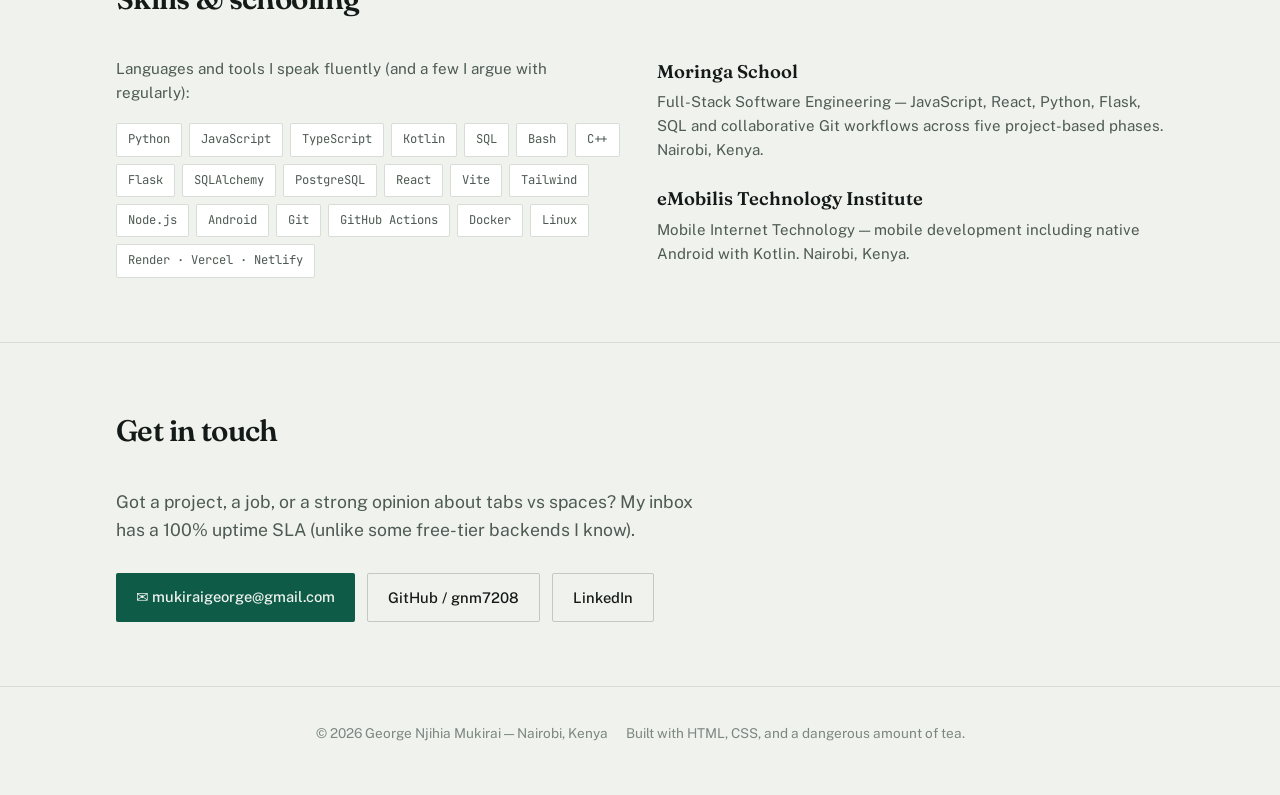
<file: redesign/b-daylight.html>
<!DOCTYPE html>
<html lang="en">
<head>
<meta charset="UTF-8">
<meta name="viewport" content="width=device-width, initial-scale=1.0">
<title>George Njihia Mukirai — Software for the cash economy</title>
<meta name="description" content="George Njihia Mukirai — full-stack developer in Nairobi, Kenya. Flask, PostgreSQL, React, Kotlin. Software for chamas, fundis, traders and farmers.">
<link rel="icon" href="../assets/img/favicon.ico">
<link rel="preconnect" href="https://fonts.googleapis.com">
<link rel="preconnect" href="https://fonts.gstatic.com" crossorigin>
<link rel="stylesheet" href="https://fonts.googleapis.com/css2?family=Fraunces:opsz,wght@9..144,400;9..144,600&family=Public+Sans:ital,wght@0,400;0,500;0,600;1,400&family=JetBrains+Mono:wght@400;500&display=swap">
<style>
:root{
  --paper:#F0F2EE; --card:#FFFFFF; --ink:#141A17; --ink-2:#4E5A54; --ink-3:#7C8781;
  --rule:#D8DDD6; --rule-2:#C2C9BF;
  --acc:#0E5C48; --acc-soft:#DEEBE5; --clay:#B0532B;
  --display:"Fraunces",Georgia,serif; --sans:"Public Sans",system-ui,-apple-system,sans-serif;
  --mono:"JetBrains Mono",ui-monospace,Menlo,monospace;
}
@media (prefers-color-scheme:dark){:root:not([data-theme="light"]){
  --paper:#121513; --card:#191E1B; --ink:#E9EEEA; --ink-2:#A3AEA8; --ink-3:#7A857F;
  --rule:#242B27; --rule-2:#333C37; --acc:#5CCFA9; --acc-soft:#16302A; --clay:#D98A5F;
}}
*{margin:0;padding:0;box-sizing:border-box}
html{scroll-behavior:smooth}
body{background:var(--paper);color:var(--ink);font-family:var(--sans);font-size:17px;line-height:1.6;-webkit-font-smoothing:antialiased}
.wrap{max-width:1100px;margin:0 auto;padding:0 26px}
a{color:var(--acc)}
a:hover{text-decoration:underline}
:focus-visible{outline:2px solid var(--acc);outline-offset:3px}

nav{border-bottom:1px solid var(--rule);position:sticky;top:0;z-index:20;background:color-mix(in srgb,var(--paper) 90%,transparent);backdrop-filter:blur(10px)}
nav .wrap{display:flex;align-items:center;justify-content:space-between;height:62px;gap:18px}
nav .name{font-family:var(--display);font-weight:600;font-size:1.02rem;letter-spacing:-.01em}
nav ul{display:flex;gap:24px;list-style:none;flex-wrap:wrap}
nav ul a{font-size:.85rem;color:var(--ink-2);text-decoration:none}
nav ul a:hover{color:var(--acc)}

header{padding:74px 0 68px}
.hero{display:grid;grid-template-columns:minmax(0,1.25fr) minmax(0,.85fr);gap:56px;align-items:center}
.kicker{font-family:var(--mono);font-size:.75rem;letter-spacing:.16em;text-transform:uppercase;color:var(--clay);margin-bottom:20px}
h1{font-family:var(--display);font-size:clamp(2.5rem,6vw,4rem);line-height:1.02;letter-spacing:-.025em;font-weight:600;text-wrap:balance}
.tagline{font-family:var(--display);font-style:italic;font-size:1.22rem;color:var(--ink-2);margin:18px 0 20px}
.lead{color:var(--ink-2);max-width:52ch;font-size:1.05rem}
.hero-cta{display:flex;gap:12px;flex-wrap:wrap;margin-top:28px}
.btn{font-size:.92rem;font-weight:500;text-decoration:none;padding:12px 20px;border-radius:2px;transition:.18s}
.btn.solid{background:var(--acc);color:var(--paper)}
.btn.solid:hover{filter:brightness(1.12);text-decoration:none}
.btn.ghost{border:1px solid var(--rule-2);color:var(--ink)}
.btn.ghost:hover{border-color:var(--acc);color:var(--acc);text-decoration:none}
figure.shot{margin:0}
figure.shot img{width:100%;aspect-ratio:4/5;object-fit:cover;object-position:50% 20%;display:block;border-radius:2px}
figure.shot figcaption{font-family:var(--mono);font-size:.7rem;color:var(--ink-3);letter-spacing:.05em;margin-top:12px;display:flex;justify-content:space-between;gap:10px}

section{padding:64px 0;border-top:1px solid var(--rule)}
.sec-head{display:flex;align-items:baseline;gap:16px;margin-bottom:34px;flex-wrap:wrap}
h2{font-family:var(--display);font-size:1.85rem;font-weight:600;letter-spacing:-.02em}
.sec-head .note{font-family:var(--mono);font-size:.74rem;letter-spacing:.1em;text-transform:uppercase;color:var(--ink-3)}
.prose{max-width:64ch}
.prose p{color:var(--ink-2)}
.prose p + p{margin-top:18px}
.prose strong{color:var(--ink);font-weight:600}
.prose code{font-family:var(--mono);font-size:.85em;background:var(--acc-soft);color:var(--acc);padding:.12em .38em;border-radius:2px}

.proj{display:grid;grid-template-columns:minmax(0,1fr) 260px;gap:40px;padding:28px 0;border-top:1px solid var(--rule)}
.proj:first-of-type{border-top:0;padding-top:4px}
.proj h3{font-family:var(--display);font-size:1.45rem;font-weight:600;letter-spacing:-.02em;margin-bottom:4px}
.proj .what{font-weight:500;color:var(--ink);margin-bottom:8px}
.proj p.desc{color:var(--ink-2);max-width:58ch;font-size:.98rem}
.meta{display:flex;flex-direction:column;gap:12px;padding-top:6px}
.tag{align-self:flex-start;font-family:var(--mono);font-size:.66rem;letter-spacing:.1em;text-transform:uppercase;color:var(--acc);background:var(--acc-soft);padding:4px 9px;border-radius:2px}
.tag.clay{color:var(--clay);background:transparent;border:1px solid var(--rule-2)}
.stack{font-family:var(--mono);font-size:.74rem;color:var(--ink-3);line-height:1.85}
.golinks{display:flex;flex-direction:column;gap:6px;font-size:.88rem}
.golinks a{text-decoration:none;border-bottom:1px solid var(--rule-2);align-self:flex-start;padding-bottom:1px}
.golinks a:hover{border-color:var(--acc)}
.cold{margin-top:30px;font-size:.9rem;color:var(--ink-3);border-left:2px solid var(--rule-2);padding-left:16px;max-width:64ch}

.two{display:grid;grid-template-columns:repeat(auto-fit,minmax(280px,1fr));gap:34px}
.chips{display:flex;flex-wrap:wrap;gap:7px}
.chip{font-family:var(--mono);font-size:.76rem;color:var(--ink-2);border:1px solid var(--rule);background:var(--card);padding:6px 11px;border-radius:2px}
.edu h3{font-family:var(--display);font-size:1.15rem;font-weight:600;margin-bottom:4px}
.edu p{color:var(--ink-2);font-size:.94rem}
.edu + .edu{margin-top:22px}
.contact-lead{font-size:1.1rem;color:var(--ink-2);max-width:54ch;margin-bottom:24px}
footer{padding:36px 0 52px;border-top:1px solid var(--rule);font-size:.85rem;color:var(--ink-3);display:flex;justify-content:space-between;gap:18px;flex-wrap:wrap}
@media (max-width:860px){
  .hero{grid-template-columns:1fr;gap:34px}
  figure.shot{order:-1;max-width:340px}
  .proj{grid-template-columns:1fr;gap:16px}
  .meta{flex-direction:column;padding-top:0}
  section{padding:46px 0}
  header{padding:44px 0}
}
@media (prefers-reduced-motion:reduce){*{transition:none!important}}
</style>
</head>
<body>

<nav><div class="wrap">
  <span class="name">George Njihia Mukirai</span>
  <ul>
    <li><a href="#work">Work</a></li>
    <li><a href="#about">About</a></li>
    <li><a href="#skills">Skills</a></li>
    <li><a href="#contact">Contact</a></li>
  </ul>
</div></nav>

<header><div class="wrap">
  <div class="hero">
    <div>
      <p class="kicker">Full-stack developer · Nairobi</p>
      <h1>Software for the cash economy.</h1>
      <p class="tagline">Digital Craftsman — I don't just write code, I whittle it.</p>
      <p class="lead">Chamas, fundis, boda riders, market traders, smallholder farmers. My work starts from one question: what does this person do with a notebook today, and what would make the digital version faster than the notebook? Backend first, shipped end to end.</p>
      <div class="hero-cta">
        <a class="btn solid" href="#work">See the work</a>
        <a class="btn ghost" href="mailto:mukiraigeorge@gmail.com">Get in touch</a>
      </div>
    </div>
    <figure class="shot">
      <img src="../assets/img/profile.jpg" alt="George Njihia Mukirai">
      <figcaption><span>George Njihia Mukirai</span><span>Nairobi, KE</span></figcaption>
    </figure>
  </div>
</div></header>

<section id="work"><div class="wrap">
  <div class="sec-head"><h2>Selected work</h2><span class="note">Six live · two on the bench</span></div>

  <article class="proj">
    <div>
      <h3>Kipato</h3>
      <p class="what">Offline-first income record for informal workers</p>
      <p class="desc">Log daily cash earnings with no signal, import M-PESA history, and generate a verifiable income statement a SACCO or lender can open without an account. An IndexedDB outbox queues everything written offline and reconciles when the connection returns.</p>
    </div>
    <div class="meta">
      <span class="tag">Solo build</span>
      <p class="stack">React 19 · Vite · Tailwind 4<br>Flask · SQLAlchemy · PostgreSQL</p>
      <p class="golinks"><a href="https://kipato.vercel.app" target="_blank" rel="noopener">Open the live app →</a><a href="https://github.com/gnm7208/kipato" target="_blank" rel="noopener">Read the source →</a></p>
    </div>
  </article>

  <article class="proj">
    <div>
      <h3>Hesabu</h3>
      <p class="what">Close-the-books tooling for chamas</p>
      <p class="desc">Parses a savings group's M-PESA messages into a dispute-proof ledger — contributions, arrears, monthly statements — so the treasurer's reconciliation stops being a night of matching SMS to names in a notebook.</p>
    </div>
    <div class="meta">
      <span class="tag">Solo build</span>
      <p class="stack">React · TypeScript<br>Flask · PostgreSQL</p>
      <p class="golinks"><a href="https://hesabu-sigma.vercel.app" target="_blank" rel="noopener">Open the live app →</a><a href="https://github.com/gnm7208/Hesabu" target="_blank" rel="noopener">Read the source →</a></p>
    </div>
  </article>

  <article class="proj">
    <div>
      <h3>Fundi Connect</h3>
      <p class="what">Verified services marketplace with M-PESA escrow</p>
      <p class="desc">Households and businesses matched with verified craftspeople. The customer's money is locked with the platform, not handed to the fundi. Identity verification, geo-search, ratings, Daraja integration — and every shilling stored as an integer minor unit, so no float ever touches money.</p>
    </div>
    <div class="meta">
      <span class="tag">Solo build</span>
      <p class="stack">React 19 · TypeScript · Vite<br>Flask 3 · SQLAlchemy 2 · Daraja</p>
      <p class="golinks"><a href="https://fundi-connect-pi.vercel.app" target="_blank" rel="noopener">Open the live app →</a><a href="https://github.com/gnm7208/fundi-connect" target="_blank" rel="noopener">Read the source →</a></p>
    </div>
  </article>

  <article class="proj">
    <div>
      <h3>Soko</h3>
      <p class="what">A local marketplace</p>
      <p class="desc">Retailers and customers, with listings, search, maps, delivery, real-time chat, ratings and payments. Socket.IO for the chat, webhooks for the money.</p>
    </div>
    <div class="meta">
      <span class="tag">Solo build</span>
      <p class="stack">React · TypeScript<br>Flask · PostgreSQL · Socket.IO · Stripe</p>
      <p class="golinks"><a href="https://soko-app-eight.vercel.app" target="_blank" rel="noopener">Open the live app →</a><a href="https://github.com/gnm7208/Soko" target="_blank" rel="noopener">Read the source →</a></p>
    </div>
  </article>

  <article class="proj">
    <div>
      <h3>AgriLink</h3>
      <p class="what">Agricultural super app connecting farmers with experts</p>
      <p class="desc">Posts, communities and messaging, plus a market price board and a crop issue helper. I was one of two backend developers in a four-person team — JWT auth, role-based access, rate limiting, image uploads, and a news feed built from two external APIs.</p>
    </div>
    <div class="meta">
      <span class="tag">Team of four · backend</span>
      <p class="stack">React 19 · Flask · PostgreSQL<br>Cloudinary · GitHub Actions</p>
      <p class="golinks"><a href="https://agrilink-self.vercel.app" target="_blank" rel="noopener">Open the live app →</a><a href="https://github.com/gnm7208/Agrilink" target="_blank" rel="noopener">Read the source →</a></p>
    </div>
  </article>

  <article class="proj">
    <div>
      <h3>Fiti Electronics</h3>
      <p class="what">A mini e-commerce store for electronics</p>
      <p class="desc">Category filters, live search, a persistent cart and a checkout flow. Designed, built and deployed entirely by me, from the first wireframe to the last <code>git push</code>.</p>
    </div>
    <div class="meta">
      <span class="tag">Solo build</span>
      <p class="stack">JavaScript (ES6+)<br>JSON Server · Netlify</p>
      <p class="golinks"><a href="https://fiti.netlify.app" target="_blank" rel="noopener">Open the live app →</a><a href="https://github.com/gnm7208/Fiti_Electronics" target="_blank" rel="noopener">Read the source →</a></p>
    </div>
  </article>

  <article class="proj">
    <div>
      <h3>Fint &nbsp;·&nbsp; Tubonge</h3>
      <p class="what">On the bench</p>
      <p class="desc"><strong>Fint</strong> — a native Android school-management app written 100% in Kotlin, my eMobilis capstone; a modernisation pass and M-Pesa fee payments are next. <strong>Tubonge</strong> — an online therapy platform for Kenya with licensed therapists, M-Pesa booking and video sessions; the data model, RLS rules and payment flow are designed and implementation is under way.</p>
    </div>
    <div class="meta">
      <span class="tag clay">In progress</span>
      <p class="stack">Kotlin · Android<br>Next.js · Supabase · Daily.co</p>
      <p class="golinks"><a href="https://github.com/gnm7208/Fint" target="_blank" rel="noopener">Fint source →</a><a href="https://github.com/gnm7208/Tubonge" target="_blank" rel="noopener">Tubonge source →</a></p>
    </div>
  </article>

  <p class="cold">The APIs run on free Render instances and cold-start after inactivity — the first request can take about 50 seconds, so give the login screen a moment. Bonus level: <a href="https://github.com/gnm7208/Vetty" target="_blank" rel="noopener">Vetty</a>, a veterinary e-commerce REST API, and <a href="https://github.com/gnm7208/Mbuu_2" target="_blank" rel="noopener">Mbuu</a>, a car-dealership CLI.</p>
</div></section>

<section id="about"><div class="wrap">
  <div class="sec-head"><h2>About</h2></div>
  <div class="prose">
    <p>I started as a naive computer-science enthusiast who wanted to learn everything — code, Unix, Linux, theory — and I'm still that person, just with better error handling. I build projects from the ground up: planning, design, implementation, and deployment. My dream? To help carve out a name for Africa in software and robotics. (Blame the Transformers movies. I do.)</p>
    <p>I trained in full-stack software development at <strong>Moringa School</strong> and in mobile development (Kotlin/Android) at <strong>eMobilis Technology Institute</strong>, both in Nairobi. My happy place is a Flask API talking to a PostgreSQL database, with a React frontend that doesn't need a single <code>!important</code>.</p>
  </div>
</div></section>

<section id="skills"><div class="wrap">
  <div class="sec-head"><h2>Skills &amp; schooling</h2></div>
  <div class="two">
    <div>
      <p style="color:var(--ink-2);margin-bottom:18px;font-size:.95rem">Languages and tools I speak fluently (and a few I argue with regularly):</p>
      <div class="chips">
        <span class="chip">Python</span><span class="chip">JavaScript</span><span class="chip">TypeScript</span><span class="chip">Kotlin</span><span class="chip">SQL</span><span class="chip">Bash</span><span class="chip">C++</span><span class="chip">Flask</span><span class="chip">SQLAlchemy</span><span class="chip">PostgreSQL</span><span class="chip">React</span><span class="chip">Vite</span><span class="chip">Tailwind</span><span class="chip">Node.js</span><span class="chip">Android</span><span class="chip">Git</span><span class="chip">GitHub Actions</span><span class="chip">Docker</span><span class="chip">Linux</span><span class="chip">Render · Vercel · Netlify</span>
      </div>
    </div>
    <div>
      <div class="edu">
        <h3>Moringa School</h3>
        <p>Full-Stack Software Engineering — JavaScript, React, Python, Flask, SQL and collaborative Git workflows across five project-based phases. Nairobi, Kenya.</p>
      </div>
      <div class="edu">
        <h3>eMobilis Technology Institute</h3>
        <p>Mobile Internet Technology — mobile development including native Android with Kotlin. Nairobi, Kenya.</p>
      </div>
    </div>
  </div>
</div></section>

<section id="contact"><div class="wrap">
  <div class="sec-head"><h2>Get in touch</h2></div>
  <p class="contact-lead">Got a project, a job, or a strong opinion about tabs vs spaces? My inbox has a 100% uptime SLA (unlike some free-tier backends I know).</p>
  <div class="hero-cta">
    <a class="btn solid" href="mailto:mukiraigeorge@gmail.com">✉ mukiraigeorge@gmail.com</a>
    <a class="btn ghost" href="https://github.com/gnm7208" target="_blank" rel="noopener">GitHub / gnm7208</a>
    <a class="btn ghost" href="https://www.linkedin.com/in/george-mukirai-70b64a37a/" target="_blank" rel="noopener">LinkedIn</a>
  </div>
</div></section>

<footer><div class="wrap" style="display:flex;justify-content:space-between;gap:18px;flex-wrap:wrap;padding:0 26px">
  <span>© <span id="yr"></span> George Njihia Mukirai — Nairobi, Kenya</span>
  <span>Built with HTML, CSS, and a dangerous amount of tea.</span>
</div></footer>

<script>document.getElementById("yr").textContent=new Date().getFullYear();</script>
</body>
</html>
</file>
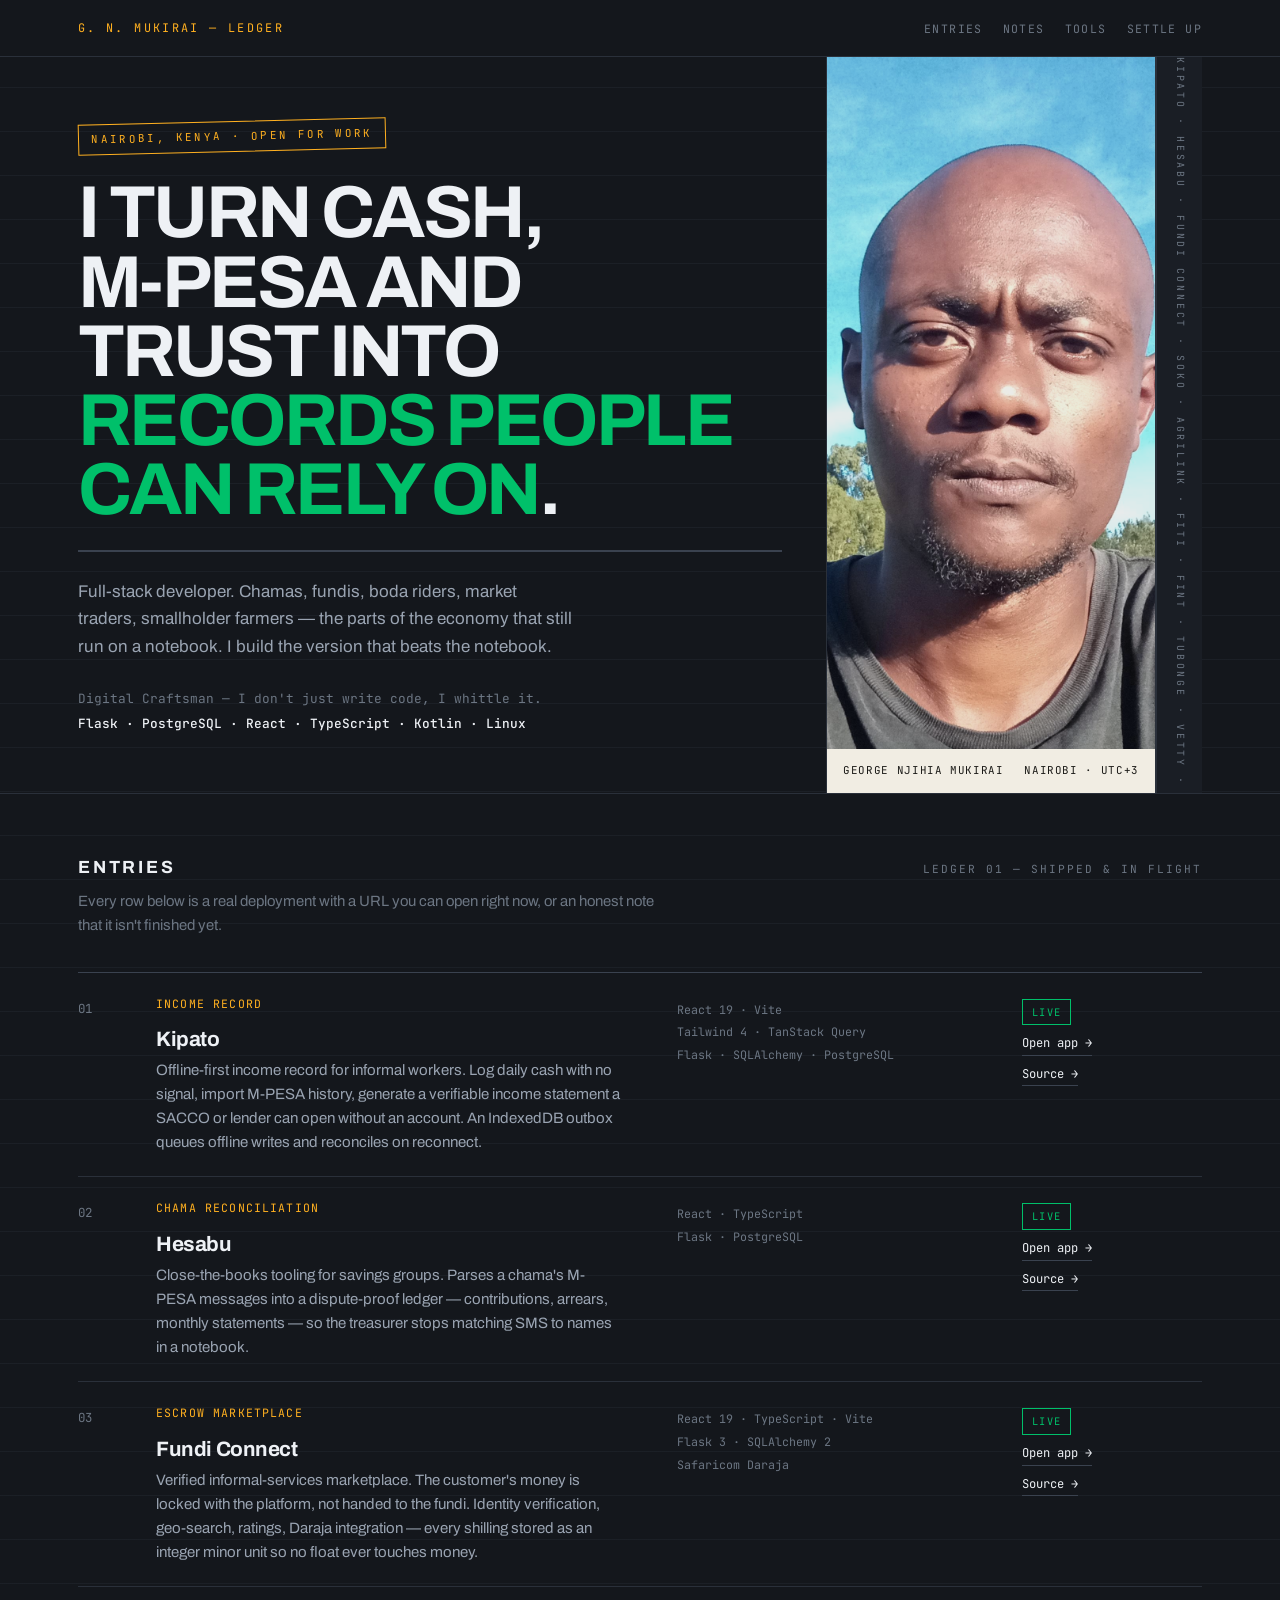
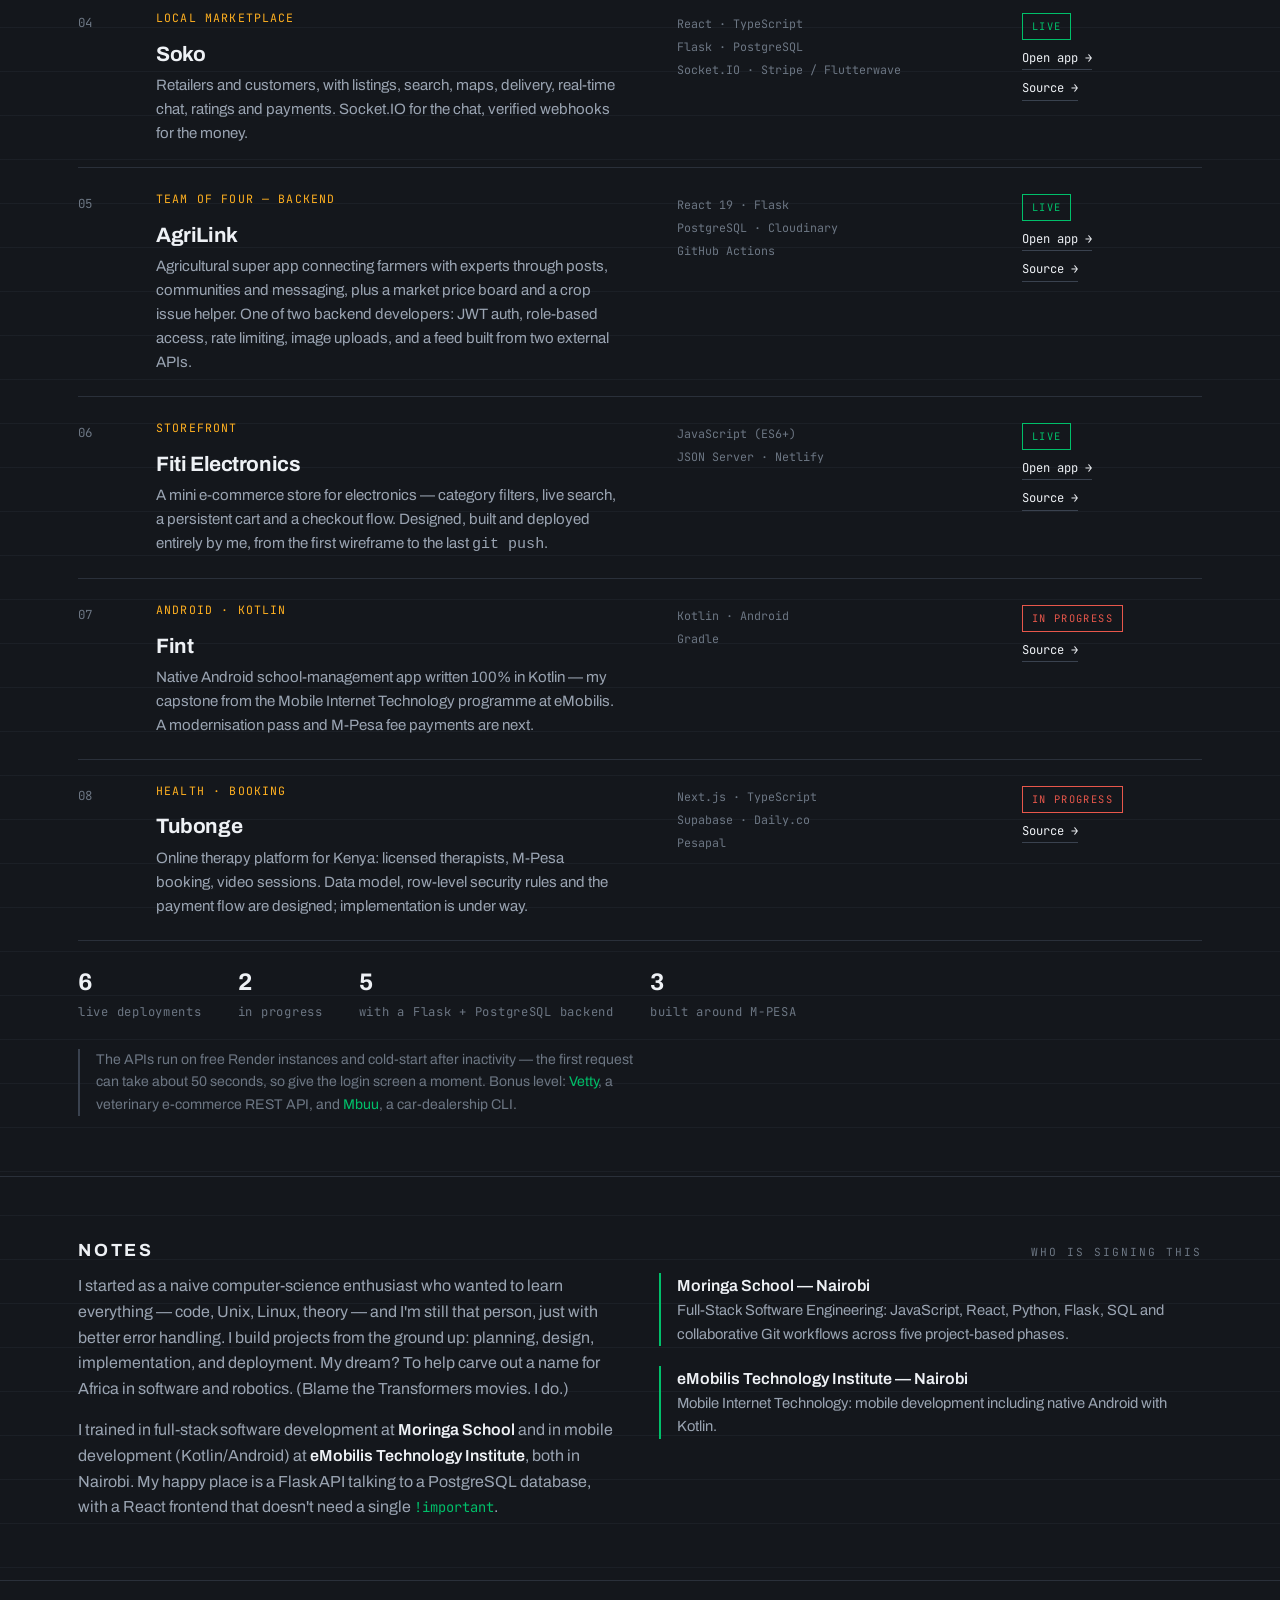
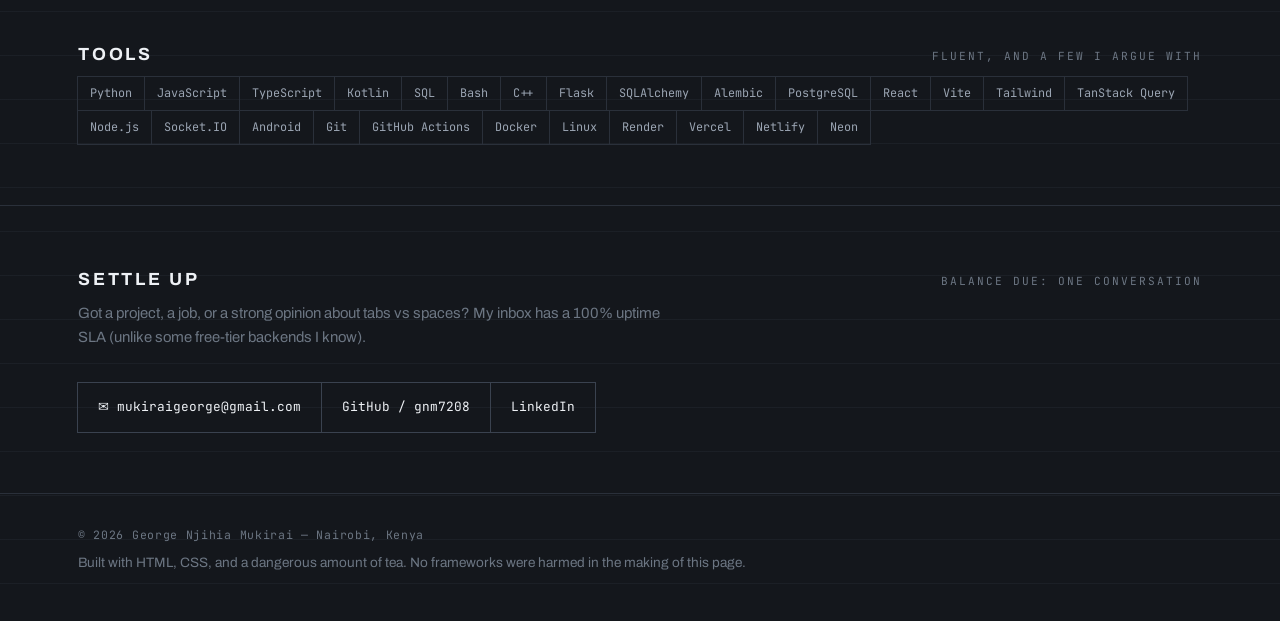
<file: redesign/c-ledger.html>
<!DOCTYPE html>
<html lang="en">
<head>
<meta charset="UTF-8">
<meta name="viewport" content="width=device-width, initial-scale=1.0">
<title>George Njihia Mukirai — The Ledger</title>
<meta name="description" content="George Njihia Mukirai — full-stack developer in Nairobi, Kenya. Software that turns cash, M-PESA and trust into records people can rely on.">
<link rel="icon" href="../assets/img/favicon.ico">
<link rel="preconnect" href="https://fonts.googleapis.com">
<link rel="preconnect" href="https://fonts.gstatic.com" crossorigin>
<link rel="stylesheet" href="https://fonts.googleapis.com/css2?family=Archivo:wdth,wght@112,400;112,600;112,700&family=JetBrains+Mono:wght@400;500;700&display=swap">
<style>
:root{
  --ink:#14171C; --band:#1A1E25; --band-2:#20252E; --rule:#2A303A; --rule-2:#3A424F;
  --fg:#EEF1F5; --fg-2:#9AA4B2; --fg-3:#6C7683;
  --tape:#F1EDE3; --tape-ink:#1B1A17;
  --credit:#00C06A; --debit:#E8574B; --stamp:#FFB020;
  --sans:"Archivo",system-ui,-apple-system,"Segoe UI",sans-serif;
  --mono:"JetBrains Mono",ui-monospace,Menlo,monospace;
}
*{margin:0;padding:0;box-sizing:border-box}
html{scroll-behavior:smooth}
body{background:var(--ink);color:var(--fg);font-family:var(--sans);font-size:16px;line-height:1.6;-webkit-font-smoothing:antialiased;
  background-image:repeating-linear-gradient(180deg,transparent 0 43px,rgba(42,48,58,.34) 43px 44px);}
.wrap{max-width:1180px;margin:0 auto;padding:0 28px}
a{color:var(--credit);text-decoration:none}
a:hover{text-decoration:underline}
:focus-visible{outline:2px solid var(--stamp);outline-offset:3px}
.tnum{font-variant-numeric:tabular-nums}

nav{border-bottom:1px solid var(--rule);background:var(--ink);position:sticky;top:0;z-index:30}
nav .wrap{display:flex;align-items:center;justify-content:space-between;height:56px;gap:16px}
nav .mark{font-family:var(--mono);font-size:.74rem;letter-spacing:.2em;text-transform:uppercase;color:var(--stamp)}
nav ul{display:flex;gap:20px;list-style:none;flex-wrap:wrap}
nav ul a{font-family:var(--mono);font-size:.72rem;letter-spacing:.12em;text-transform:uppercase;color:var(--fg-3)}
nav ul a:hover{color:var(--fg);text-decoration:none}

/* ---------- hero ---------- */
header{border-bottom:1px solid var(--rule);position:relative;overflow:hidden}
.hero{display:grid;grid-template-columns:minmax(0,1fr) 330px 46px;gap:0;align-items:stretch;min-height:520px}
.hero-l{padding:64px 44px 56px 0;display:flex;flex-direction:column;justify-content:center}
.stamp{align-self:flex-start;font-family:var(--mono);font-size:.68rem;letter-spacing:.22em;text-transform:uppercase;color:var(--stamp);
  border:1px solid var(--stamp);padding:6px 12px;transform:rotate(-1.4deg);margin-bottom:26px}
h1{font-size:clamp(2.7rem,7vw,4.6rem);line-height:.94;letter-spacing:-.035em;font-weight:700;text-transform:uppercase;text-wrap:balance}
h1 em{font-style:normal;color:var(--credit)}
.rule-draw{height:2px;background:var(--rule-2);margin:26px 0;transform-origin:left;animation:draw .9s cubic-bezier(.2,.7,.2,1) both}
@keyframes draw{from{transform:scaleX(0)}to{transform:scaleX(1)}}
.hero-l .lead{color:var(--fg-2);max-width:50ch;font-size:1.06rem}
.hero-l .sig{font-family:var(--mono);font-size:.8rem;color:var(--fg-3);margin-top:26px;line-height:2}
.hero-l .sig b{color:var(--fg);font-weight:500}
.hero-m{border-left:1px solid var(--rule);border-right:1px solid var(--rule);padding:0;display:flex;flex-direction:column;background:var(--band)}
.hero-m img{width:100%;flex:1;object-fit:cover;object-position:50% 18%;display:block;filter:grayscale(.28) contrast(1.08) brightness(.92)}
.hero-m .cap{background:var(--tape);color:var(--tape-ink);padding:13px 16px;font-family:var(--mono);font-size:.68rem;letter-spacing:.06em;
  display:flex;justify-content:space-between;gap:10px;text-transform:uppercase}
.tape{background:var(--band);border-left:1px solid var(--rule);overflow:hidden;position:relative}
.tape-in{position:absolute;top:0;left:0;width:520px;transform:rotate(90deg);transform-origin:0 0;translate:46px 0;
  font-family:var(--mono);font-size:.62rem;letter-spacing:.28em;color:var(--fg-3);white-space:nowrap;line-height:46px;text-transform:uppercase}

/* ---------- ledger ---------- */
section{padding:60px 0;border-bottom:1px solid var(--rule)}
.sec-head{display:flex;align-items:baseline;justify-content:space-between;gap:20px;flex-wrap:wrap;margin-bottom:8px}
h2{font-size:1.1rem;font-weight:700;letter-spacing:.16em;text-transform:uppercase}
.sec-head .idx{font-family:var(--mono);font-size:.7rem;letter-spacing:.18em;color:var(--fg-3);text-transform:uppercase}
.sec-sub{color:var(--fg-3);font-size:.93rem;margin-bottom:34px;max-width:66ch}

.ledger{border-top:1px solid var(--rule-2)}
.row{display:grid;grid-template-columns:52px minmax(0,1.55fr) minmax(0,1fr) 168px;gap:26px;
  padding:22px 12px 22px 0;border-bottom:1px solid var(--rule);transition:background .16s}
.row:hover{background:var(--band)}
.row .no{font-family:var(--mono);font-size:.78rem;color:var(--fg-3);padding-top:4px}
.row h3{font-size:1.3rem;font-weight:700;letter-spacing:-.02em;margin-bottom:2px}
.row .what{font-family:var(--mono);font-size:.72rem;letter-spacing:.1em;text-transform:uppercase;color:var(--stamp);margin-bottom:10px}
.row p{color:var(--fg-2);font-size:.94rem;max-width:52ch}
.row .stack{font-family:var(--mono);font-size:.73rem;color:var(--fg-3);line-height:1.95;padding-top:4px}
.row .cell{display:flex;flex-direction:column;gap:9px;align-items:flex-start;padding-top:4px}
.state{font-family:var(--mono);font-size:.65rem;letter-spacing:.13em;text-transform:uppercase;padding:4px 9px;border:1px solid currentColor}
.state.live{color:var(--credit)}
.state.wip{color:var(--debit)}
.go{font-family:var(--mono);font-size:.76rem;color:var(--fg);border-bottom:1px solid var(--rule-2);padding-bottom:1px}
.go:hover{color:var(--credit);border-color:var(--credit);text-decoration:none}
.totals{display:flex;gap:36px;flex-wrap:wrap;padding:22px 0 0;font-family:var(--mono);font-size:.76rem;color:var(--fg-3);letter-spacing:.06em}
.totals b{display:block;font-size:1.5rem;color:var(--fg);letter-spacing:-.02em;font-family:var(--sans);font-weight:700;margin-bottom:2px}
.cold{margin-top:26px;font-size:.88rem;color:var(--fg-3);border-left:2px solid var(--rule-2);padding-left:16px;max-width:70ch}

.cols{display:grid;grid-template-columns:repeat(auto-fit,minmax(290px,1fr));gap:38px}
.prose p{color:var(--fg-2);max-width:60ch}
.prose p + p{margin-top:16px}
.prose strong{color:var(--fg);font-weight:600}
.prose code{font-family:var(--mono);font-size:.86em;color:var(--credit)}
.chips{display:flex;flex-wrap:wrap;gap:0}
.chip{font-family:var(--mono);font-size:.74rem;color:var(--fg-2);border:1px solid var(--rule);padding:7px 12px;margin:-1px 0 0 -1px}
.edu{border-left:2px solid var(--credit);padding-left:16px}
.edu + .edu{margin-top:20px}
.edu h3{font-size:1rem;font-weight:600}
.edu p{color:var(--fg-2);font-size:.92rem}
.cta{display:flex;gap:0;flex-wrap:wrap;margin-top:24px}
.cta a{font-family:var(--mono);font-size:.8rem;color:var(--fg);border:1px solid var(--rule-2);padding:14px 20px;margin:-1px 0 0 -1px;transition:.16s}
.cta a:hover{background:var(--credit);border-color:var(--credit);color:var(--ink);text-decoration:none}
footer{padding:32px 0 48px;font-family:var(--mono);font-size:.72rem;color:var(--fg-3);letter-spacing:.06em}
footer p{margin-top:8px;font-family:var(--sans);font-size:.85rem;letter-spacing:0}

@media (max-width:960px){
  .hero{grid-template-columns:1fr;min-height:0}
  .hero-l{padding:44px 0 34px}
  .hero-m{border-left:0;border-right:0;border-top:1px solid var(--rule)}
  .hero-m img{aspect-ratio:4/3;flex:none}
  .tape{display:none}
  .row{grid-template-columns:38px minmax(0,1fr);gap:14px}
  .row .stack,.row .cell{grid-column:2}
  .row .cell{flex-direction:row;align-items:center;gap:16px;flex-wrap:wrap}
  section{padding:44px 0}
}
@media (prefers-reduced-motion:reduce){*{animation:none!important;transition:none!important}.rule-draw{transform:none}}
</style>
</head>
<body>

<nav><div class="wrap">
  <span class="mark">G. N. Mukirai — Ledger</span>
  <ul>
    <li><a href="#entries">Entries</a></li>
    <li><a href="#notes">Notes</a></li>
    <li><a href="#tools">Tools</a></li>
    <li><a href="#settle">Settle up</a></li>
  </ul>
</div></nav>

<header><div class="wrap">
  <div class="hero">
    <div class="hero-l">
      <span class="stamp">Nairobi, Kenya · Open for work</span>
      <h1>I turn cash, M&#8209;PESA and trust into <em>records people can rely on</em>.</h1>
      <div class="rule-draw"></div>
      <p class="lead">Full-stack developer. Chamas, fundis, boda riders, market traders, smallholder farmers — the parts of the economy that still run on a notebook. I build the version that beats the notebook.</p>
      <p class="sig">Digital Craftsman — I don't just write code, I whittle it.<br><b>Flask · PostgreSQL · React · TypeScript · Kotlin · Linux</b></p>
    </div>
    <figure class="hero-m">
      <img src="../assets/img/profile.jpg" alt="George Njihia Mukirai">
      <figcaption class="cap"><span>George Njihia Mukirai</span><span class="tnum">Nairobi · UTC+3</span></figcaption>
    </figure>
    <div class="tape"><div class="tape-in">KIPATO · HESABU · FUNDI CONNECT · SOKO · AGRILINK · FITI · FINT · TUBONGE · VETTY · MBUU ·</div></div>
  </div>
</div></header>

<section id="entries"><div class="wrap">
  <div class="sec-head"><h2>Entries</h2><span class="idx">Ledger 01 — shipped &amp; in flight</span></div>
  <p class="sec-sub">Every row below is a real deployment with a URL you can open right now, or an honest note that it isn't finished yet.</p>

  <div class="ledger">

    <article class="row">
      <span class="no tnum">01</span>
      <div>
        <p class="what">Income record</p>
        <h3>Kipato</h3>
        <p>Offline-first income record for informal workers. Log daily cash with no signal, import M-PESA history, generate a verifiable income statement a SACCO or lender can open without an account. An IndexedDB outbox queues offline writes and reconciles on reconnect.</p>
      </div>
      <p class="stack">React 19 · Vite<br>Tailwind 4 · TanStack Query<br>Flask · SQLAlchemy · PostgreSQL</p>
      <div class="cell">
        <span class="state live">Live</span>
        <a class="go" href="https://kipato.vercel.app" target="_blank" rel="noopener">Open app →</a>
        <a class="go" href="https://github.com/gnm7208/kipato" target="_blank" rel="noopener">Source →</a>
      </div>
    </article>

    <article class="row">
      <span class="no tnum">02</span>
      <div>
        <p class="what">Chama reconciliation</p>
        <h3>Hesabu</h3>
        <p>Close-the-books tooling for savings groups. Parses a chama's M-PESA messages into a dispute-proof ledger — contributions, arrears, monthly statements — so the treasurer stops matching SMS to names in a notebook.</p>
      </div>
      <p class="stack">React · TypeScript<br>Flask · PostgreSQL</p>
      <div class="cell">
        <span class="state live">Live</span>
        <a class="go" href="https://hesabu-sigma.vercel.app" target="_blank" rel="noopener">Open app →</a>
        <a class="go" href="https://github.com/gnm7208/Hesabu" target="_blank" rel="noopener">Source →</a>
      </div>
    </article>

    <article class="row">
      <span class="no tnum">03</span>
      <div>
        <p class="what">Escrow marketplace</p>
        <h3>Fundi Connect</h3>
        <p>Verified informal-services marketplace. The customer's money is locked with the platform, not handed to the fundi. Identity verification, geo-search, ratings, Daraja integration — every shilling stored as an integer minor unit so no float ever touches money.</p>
      </div>
      <p class="stack">React 19 · TypeScript · Vite<br>Flask 3 · SQLAlchemy 2<br>Safaricom Daraja</p>
      <div class="cell">
        <span class="state live">Live</span>
        <a class="go" href="https://fundi-connect-pi.vercel.app" target="_blank" rel="noopener">Open app →</a>
        <a class="go" href="https://github.com/gnm7208/fundi-connect" target="_blank" rel="noopener">Source →</a>
      </div>
    </article>

    <article class="row">
      <span class="no tnum">04</span>
      <div>
        <p class="what">Local marketplace</p>
        <h3>Soko</h3>
        <p>Retailers and customers, with listings, search, maps, delivery, real-time chat, ratings and payments. Socket.IO for the chat, verified webhooks for the money.</p>
      </div>
      <p class="stack">React · TypeScript<br>Flask · PostgreSQL<br>Socket.IO · Stripe / Flutterwave</p>
      <div class="cell">
        <span class="state live">Live</span>
        <a class="go" href="https://soko-app-eight.vercel.app" target="_blank" rel="noopener">Open app →</a>
        <a class="go" href="https://github.com/gnm7208/Soko" target="_blank" rel="noopener">Source →</a>
      </div>
    </article>

    <article class="row">
      <span class="no tnum">05</span>
      <div>
        <p class="what">Team of four — backend</p>
        <h3>AgriLink</h3>
        <p>Agricultural super app connecting farmers with experts through posts, communities and messaging, plus a market price board and a crop issue helper. One of two backend developers: JWT auth, role-based access, rate limiting, image uploads, and a feed built from two external APIs.</p>
      </div>
      <p class="stack">React 19 · Flask<br>PostgreSQL · Cloudinary<br>GitHub Actions</p>
      <div class="cell">
        <span class="state live">Live</span>
        <a class="go" href="https://agrilink-self.vercel.app" target="_blank" rel="noopener">Open app →</a>
        <a class="go" href="https://github.com/gnm7208/Agrilink" target="_blank" rel="noopener">Source →</a>
      </div>
    </article>

    <article class="row">
      <span class="no tnum">06</span>
      <div>
        <p class="what">Storefront</p>
        <h3>Fiti Electronics</h3>
        <p>A mini e-commerce store for electronics — category filters, live search, a persistent cart and a checkout flow. Designed, built and deployed entirely by me, from the first wireframe to the last <code>git push</code>.</p>
      </div>
      <p class="stack">JavaScript (ES6+)<br>JSON Server · Netlify</p>
      <div class="cell">
        <span class="state live">Live</span>
        <a class="go" href="https://fiti.netlify.app" target="_blank" rel="noopener">Open app →</a>
        <a class="go" href="https://github.com/gnm7208/Fiti_Electronics" target="_blank" rel="noopener">Source →</a>
      </div>
    </article>

    <article class="row">
      <span class="no tnum">07</span>
      <div>
        <p class="what">Android · Kotlin</p>
        <h3>Fint</h3>
        <p>Native Android school-management app written 100% in Kotlin — my capstone from the Mobile Internet Technology programme at eMobilis. A modernisation pass and M-Pesa fee payments are next.</p>
      </div>
      <p class="stack">Kotlin · Android<br>Gradle</p>
      <div class="cell">
        <span class="state wip">In progress</span>
        <a class="go" href="https://github.com/gnm7208/Fint" target="_blank" rel="noopener">Source →</a>
      </div>
    </article>

    <article class="row">
      <span class="no tnum">08</span>
      <div>
        <p class="what">Health · booking</p>
        <h3>Tubonge</h3>
        <p>Online therapy platform for Kenya: licensed therapists, M-Pesa booking, video sessions. Data model, row-level security rules and the payment flow are designed; implementation is under way.</p>
      </div>
      <p class="stack">Next.js · TypeScript<br>Supabase · Daily.co<br>Pesapal</p>
      <div class="cell">
        <span class="state wip">In progress</span>
        <a class="go" href="https://github.com/gnm7208/Tubonge" target="_blank" rel="noopener">Source →</a>
      </div>
    </article>

  </div>

  <div class="totals">
    <span><b class="tnum">6</b>live deployments</span>
    <span><b class="tnum">2</b>in progress</span>
    <span><b class="tnum">5</b>with a Flask + PostgreSQL backend</span>
    <span><b class="tnum">3</b>built around M-PESA</span>
  </div>

  <p class="cold">The APIs run on free Render instances and cold-start after inactivity — the first request can take about 50 seconds, so give the login screen a moment. Bonus level: <a href="https://github.com/gnm7208/Vetty" target="_blank" rel="noopener">Vetty</a>, a veterinary e-commerce REST API, and <a href="https://github.com/gnm7208/Mbuu_2" target="_blank" rel="noopener">Mbuu</a>, a car-dealership CLI.</p>
</div></section>

<section id="notes"><div class="wrap">
  <div class="sec-head"><h2>Notes</h2><span class="idx">Who is signing this</span></div>
  <div class="cols">
    <div class="prose">
      <p>I started as a naive computer-science enthusiast who wanted to learn everything — code, Unix, Linux, theory — and I'm still that person, just with better error handling. I build projects from the ground up: planning, design, implementation, and deployment. My dream? To help carve out a name for Africa in software and robotics. (Blame the Transformers movies. I do.)</p>
      <p>I trained in full-stack software development at <strong>Moringa School</strong> and in mobile development (Kotlin/Android) at <strong>eMobilis Technology Institute</strong>, both in Nairobi. My happy place is a Flask API talking to a PostgreSQL database, with a React frontend that doesn't need a single <code>!important</code>.</p>
    </div>
    <div>
      <div class="edu">
        <h3>Moringa School — Nairobi</h3>
        <p>Full-Stack Software Engineering: JavaScript, React, Python, Flask, SQL and collaborative Git workflows across five project-based phases.</p>
      </div>
      <div class="edu">
        <h3>eMobilis Technology Institute — Nairobi</h3>
        <p>Mobile Internet Technology: mobile development including native Android with Kotlin.</p>
      </div>
    </div>
  </div>
</div></section>

<section id="tools"><div class="wrap">
  <div class="sec-head"><h2>Tools</h2><span class="idx">Fluent, and a few I argue with</span></div>
  <div class="chips">
    <span class="chip">Python</span><span class="chip">JavaScript</span><span class="chip">TypeScript</span><span class="chip">Kotlin</span><span class="chip">SQL</span><span class="chip">Bash</span><span class="chip">C++</span><span class="chip">Flask</span><span class="chip">SQLAlchemy</span><span class="chip">Alembic</span><span class="chip">PostgreSQL</span><span class="chip">React</span><span class="chip">Vite</span><span class="chip">Tailwind</span><span class="chip">TanStack Query</span><span class="chip">Node.js</span><span class="chip">Socket.IO</span><span class="chip">Android</span><span class="chip">Git</span><span class="chip">GitHub Actions</span><span class="chip">Docker</span><span class="chip">Linux</span><span class="chip">Render</span><span class="chip">Vercel</span><span class="chip">Netlify</span><span class="chip">Neon</span>
  </div>
</div></section>

<section id="settle"><div class="wrap">
  <div class="sec-head"><h2>Settle up</h2><span class="idx">Balance due: one conversation</span></div>
  <p class="sec-sub">Got a project, a job, or a strong opinion about tabs vs spaces? My inbox has a 100% uptime SLA (unlike some free-tier backends I know).</p>
  <div class="cta">
    <a href="mailto:mukiraigeorge@gmail.com">✉ mukiraigeorge@gmail.com</a>
    <a href="https://github.com/gnm7208" target="_blank" rel="noopener">GitHub / gnm7208</a>
    <a href="https://www.linkedin.com/in/george-mukirai-70b64a37a/" target="_blank" rel="noopener">LinkedIn</a>
  </div>
</div></section>

<footer><div class="wrap">
  © <span id="yr"></span> George Njihia Mukirai — Nairobi, Kenya
  <p>Built with HTML, CSS, and a dangerous amount of tea. No frameworks were harmed in the making of this page.</p>
</div></footer>

<script>document.getElementById("yr").textContent=new Date().getFullYear();</script>
</body>
</html>
</file>
